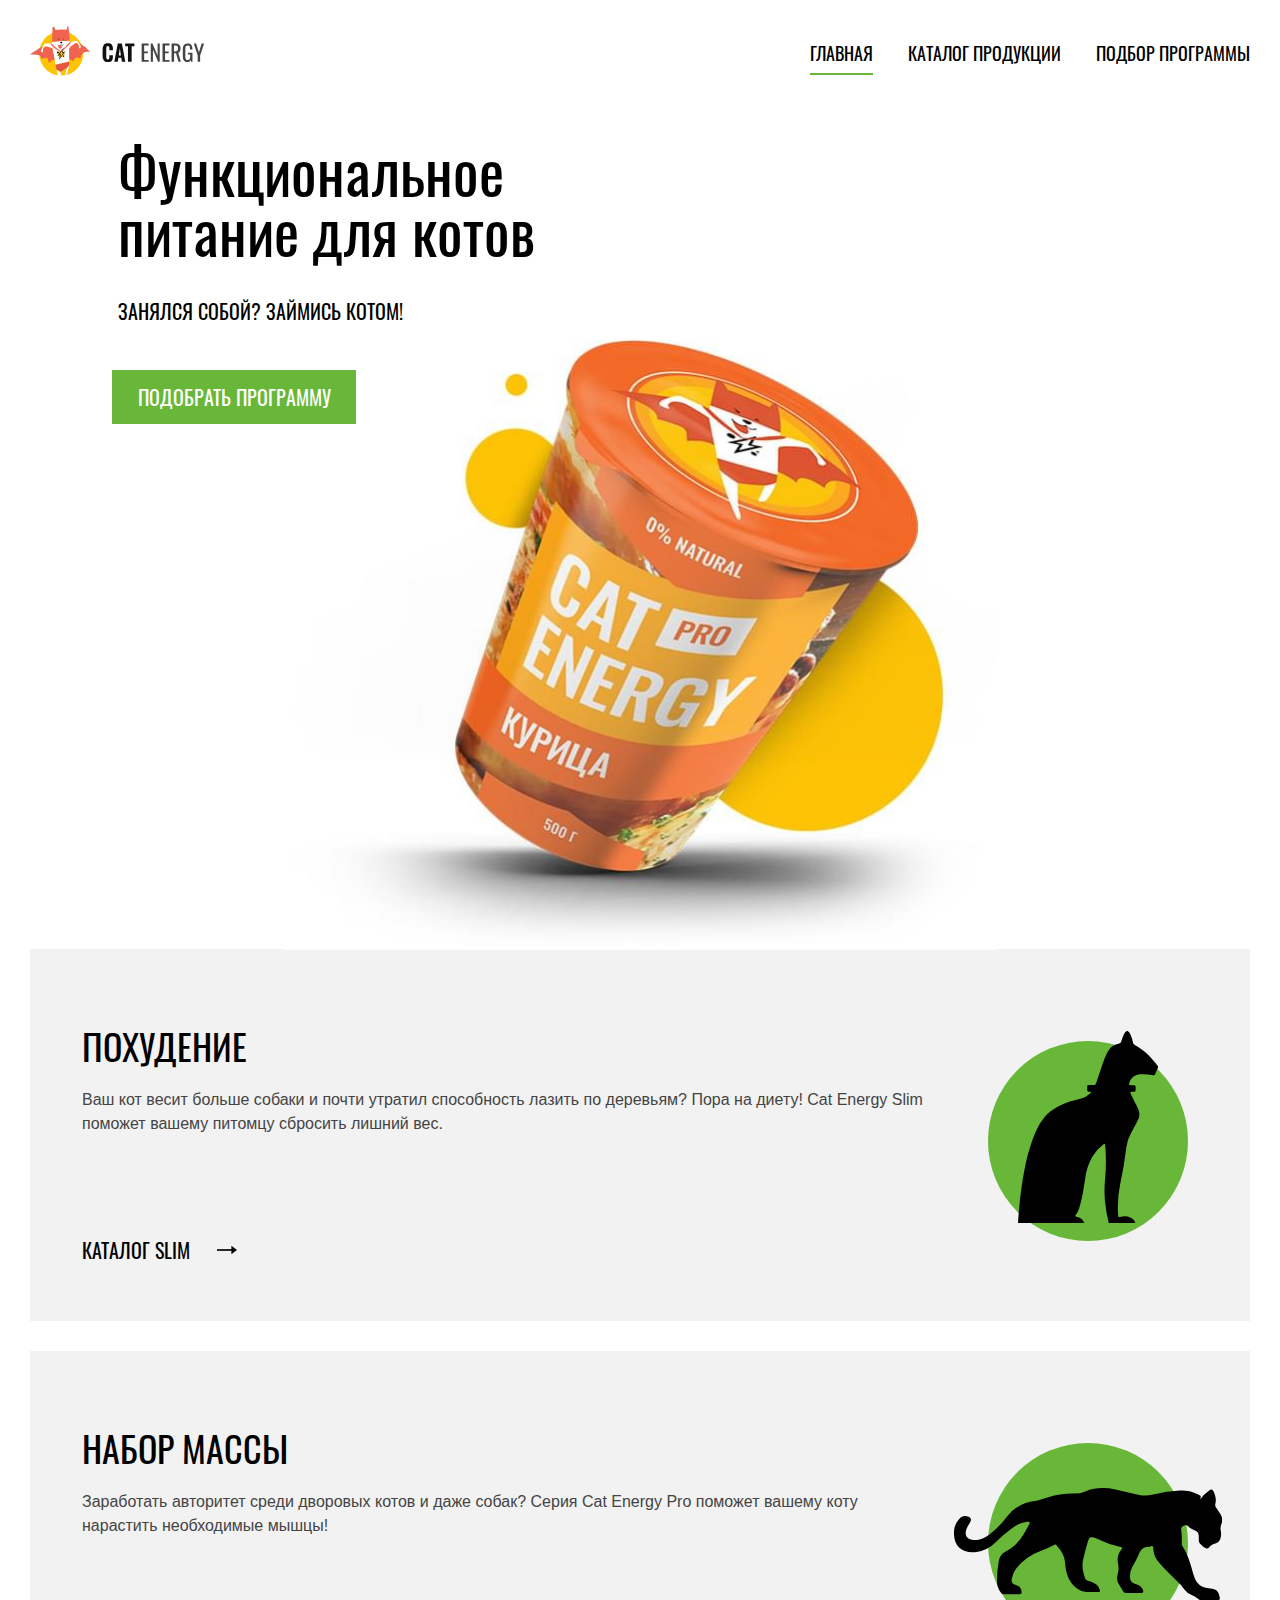
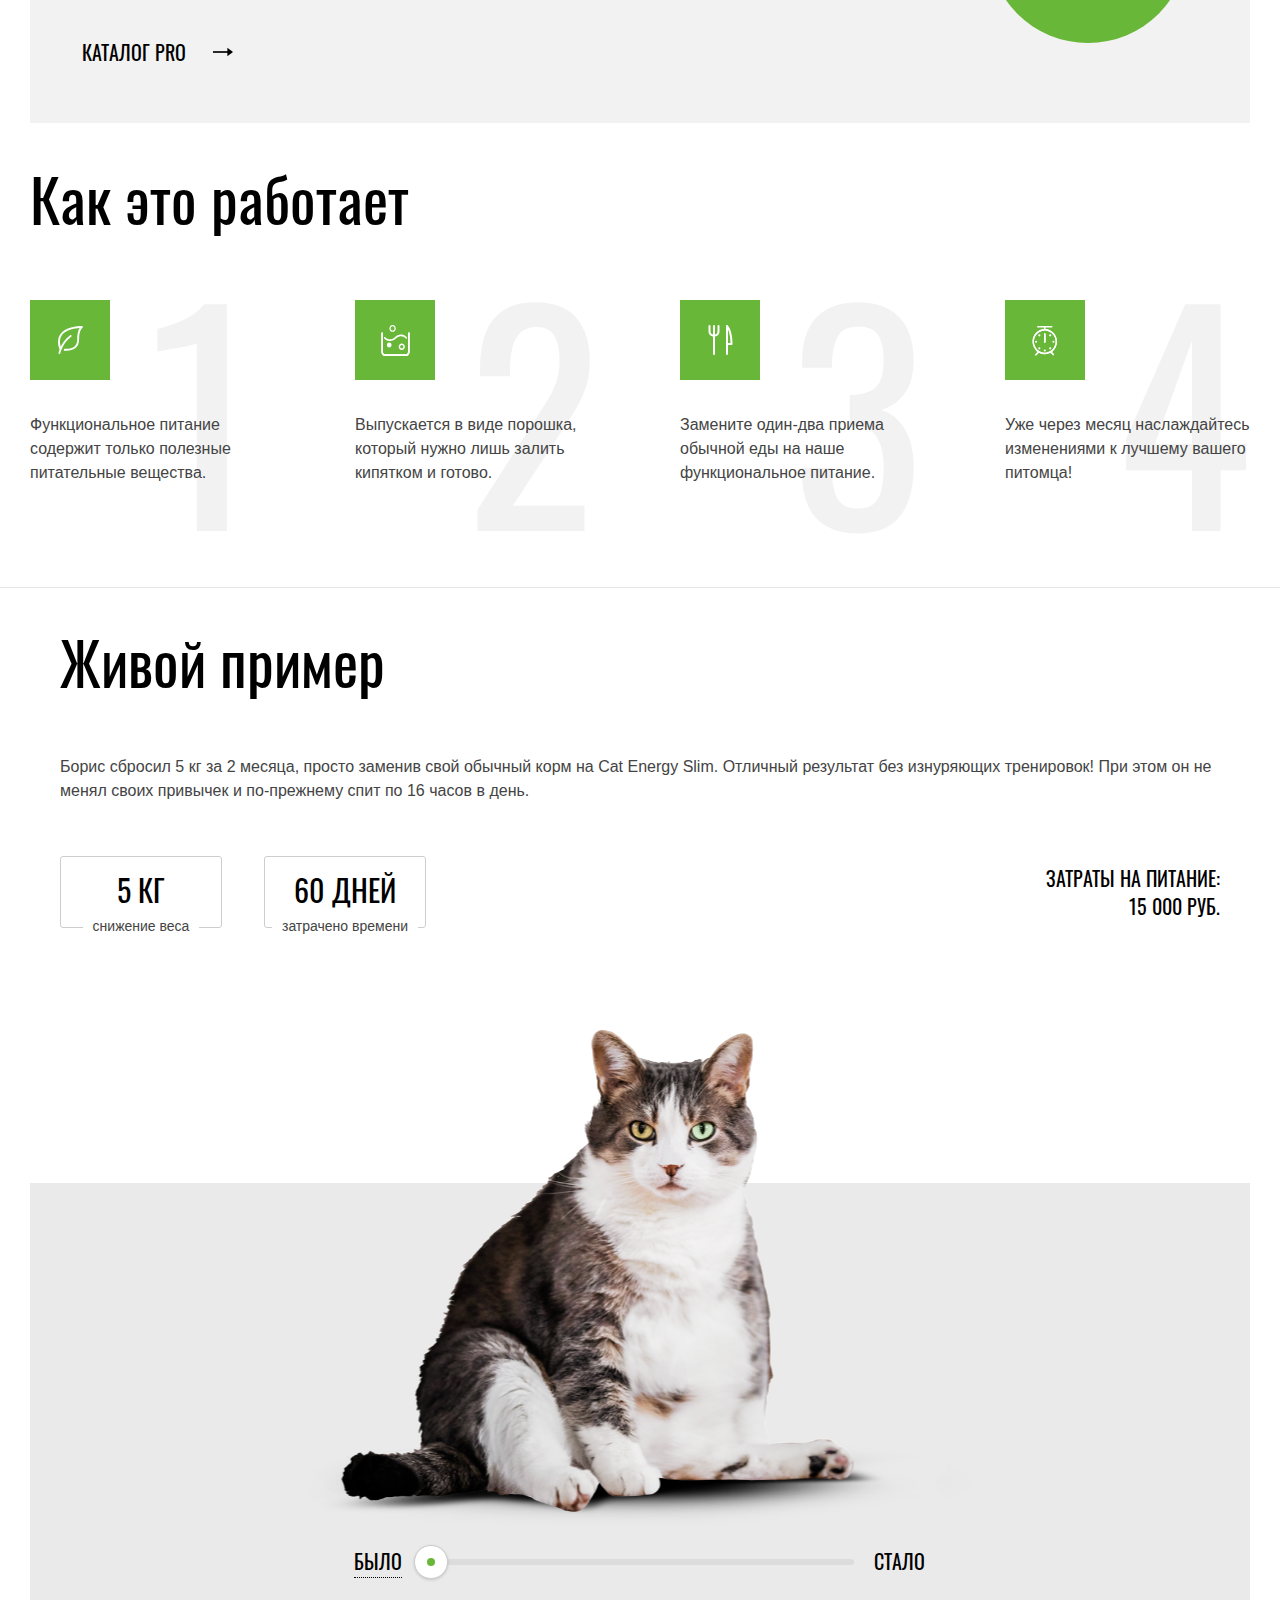
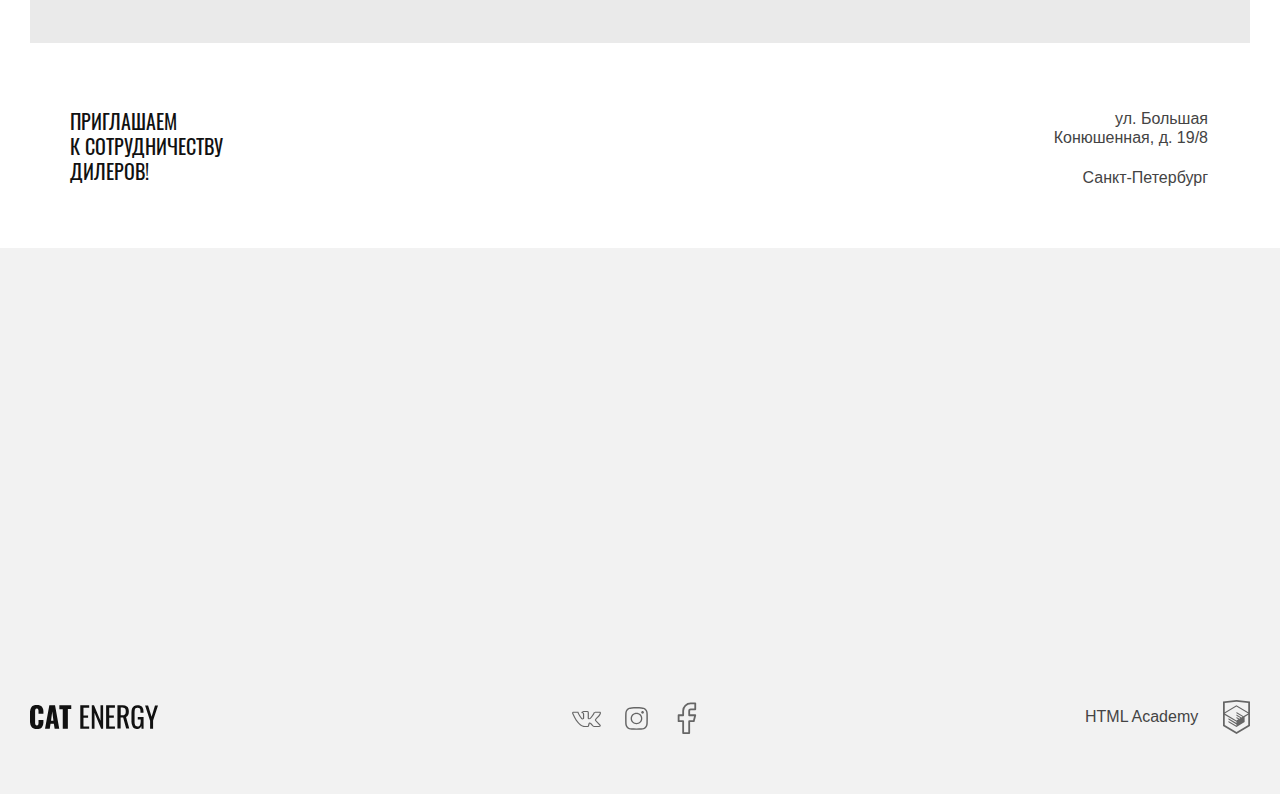
<file: index.html>
<!DOCTYPE html><html class="page" lang="ru"><head><meta charset="utf-8"><title>Кэт энерджи</title><meta name="viewport" content="width=device-width,initial-scale=1"><link rel="preload" href="fonts/oswaldregular.woff2" as="font"><link rel="stylesheet" href="css/style.min.css"></head><body class="page__body"><header class="header"><div class="container container--header"><a class="logo logo--header" href=""><picture><source media="(min-width: 1440px)" srcset="img/icons/logo-desktop.svg"><source media="(min-width: 768px)" srcset="img/icons/logo-tablet.svg"><img src="img/icons/logo.svg" width="191" height="37" alt="Кэт энерджи"></picture></a><nav class="nav nav--closed nav--nojs"><button class="nav__toggle" type="button"><span class="nav__toggle-item" aria-label="Открыть меню"></span></button><ul class="nav__list nav__list--index"><li class="nav__item"><a class="nav__link nav__link--active" href="">Главная</a></li><li class="nav__item"><a class="nav__link" href="catalog.html">Каталог продукции</a></li><li class="nav__item"><a class="nav__link" href="form.html">Подбор программы</a></li></ul></nav></div></header><main class="main"><section class="about"><div class="container"><div class="about__text"><h1 class="about__title">Функциональное<br>питание для котов</h1><h2 class="about__slogan">Занялся собой? Займись котом!</h2><a class="button about__button" href="form.html">Подобрать программу</a></div></div></section><section class="programs"><div class="container"><h2 class="visually-hidden">Программы для вашых питомцев</h2><div class="programs__item programs__item--slim"><div class="programs__item-container"><h3 class="programs__title">Похудение</h3><p class="programs__text">Ваш кот весит больше собаки и почти утратил способность лазить по деревьям? Пора на диету! Cat Energy Slim поможет вашему питомцу сбросить лишний вес.</p></div><a class="programs__button-text" href="#">Каталог slim <svg class="icon-arrow" width="24" height="10"><use xlink:href="img/icons/sprite.svg#arrow"></use></svg></a></div><div class="programs__item programs__item--pro"><div class="programs__item-container"><h3 class="programs__title">Набор массы</h3><p class="programs__text">Заработать авторитет среди дворовых котов и даже собак? Серия Cat Energy Pro поможет вашему коту нарастить необходимые мышцы!</p></div><a class="programs__button-text" href="#">Каталог pro <svg class="icon-arrow" width="24" height="10"><use xlink:href="img/icons/sprite.svg#arrow"></use></svg></a></div></div></section><section class="features"><div class="container"><h2 class="title title--index">Как это работает</h2><ul class="features__list"><li class="features__item features__item--leaf">Функциональное питание содержит только полезные питательные вещества.</li><li class="features__item features__item--tub">Выпускается в виде порошка, который нужно лишь залить кипятком и готово.</li><li class="features__item features__item--eat">Замените один-два приема обычной еды на наше функциональное питание.</li><li class="features__item features__item--alarm">Уже через месяц наслаждайтесь изменениями к лучшему вашего питомца!</li></ul></div></section><section class="info"><div class="container"><div class="info__container"><h2 class="title title--index">Живой пример</h2><p class="info__text">Борис сбросил 5 кг за 2 месяца, просто заменив свой обычный корм на Cat Energy Slim. Отличный результат без изнуряющих тренировок! При этом он не менял своих привычек и по-прежнему спит по 16 часов в день.</p><div class="info__stats"><dl class="info__result"><div class="info__result-box"><dt class="info__result-title">снижение веса</dt><dd class="info__result-description">5 кг</dd></div><div class="info__result-box"><dt class="info__result-title info__result-title--large">затрачено времени</dt><dd class="info__result-description">60 дней</dd></div></dl><p class="info__cost">Затраты на питание: <span class="info__cost-whitespace">15 000 руб.</span></p></div></div><div class="slider"><input id="btn-1" class="slider__radio-before visually-hidden" type="radio" name="toggle" checked=""> <input id="btn-2" class="slider__radio-after visually-hidden" type="radio" name="toggle"><div class="slider__inner"><picture><source media="(min-width: 768px)" srcset="img/slider/before-tablet.png, img/slider/before-tablet@2x.png 2x"><img class="slider__img slider__img--before" src="img/slider/cat-before.png" srcset="img/slider/cat-before@2x.png 2x" width="311" height="232" loading="lazy" alt="Толстый кот"></picture><picture><source media="(min-width: 768px)" srcset="img/slider/after-tablet.png, img/slider/after-tablet@2x.png 2x"><img class="slider__img slider__img--after" src="img/slider/cat-after.png" srcset="img/slider/cat-after@2x.png 2x" width="251" height="240" loading="lazy" alt="Худой кот"></picture></div><div class="slider__controls"><label for="btn-1" class="slider__button slider__button--before">Было</label><div class="slider__range"><div class="slider__bar"></div></div><label for="btn-2" class="slider__button slider__button--after">Стало</label></div></div></div></section></main><footer class="footer"><section class="address"><h2 class="visually-hidden">Где нас можно найти</h2><h3 class="address__title">приглашаем<br>к сотрудничеству дилеров!</h3><p class="address__text">ул. Большая Конюшенная, д. 19/8 <span class="address__text-breakline">Санкт-Петербург</span></p></section><section class="map"><h2 class="visually-hidden">Как до нас добраться карта</h2><iframe src="https://www.google.com/maps/embed?pb=!1m18!1m12!1m3!1d1998.6037999040354!2d30.322010416394033!3d59.938716271971415!2m3!1f0!2f0!3f0!3m2!1i1024!2i768!4f13.1!3m3!1m2!1s0x4696310fca5ba729%3A0xea9c53d4493c879f!2sBolshaya+Konyushennaya+ul.%2C+19%2C+Sankt-Peterburg%2C+Russia%2C+191186!5e0!3m2!1sen!2s!4v1441888483426" width="320" height="360" allowfullscreen title="Офис компании по адресу ул. Большая Конюшенная 19/8, Санкт-Петербург"></iframe></section><section class="footer-contacts"><div class="container"><h2 class="visually-hidden">Наши контакты</h2><a class="logo logo--footer" href=""><img src="img/icons/logo-text.svg" width="128" height="24" alt="Кэт энерджи"></a><div class="social"><a class="social__link social__vkontakte" href="https://www.vk.com" aria-label="Вконтакте"><svg class="social__icon-vkontakte" width="23" height="16"><use xlink:href="img/icons/sprite.svg#vkontakte"></use></svg> </a><a class="social__link social__instagram" href="https://www.instagram.com" aria-label="Инстаграм"><svg class="social__icon-instagram" width="16" height="16"><use xlink:href="img/icons/sprite.svg#instagram"></use></svg> </a><a class="social__link social__facebook" href="https://www.facebook.com" aria-label="Фейсбук"><svg class="social__icon-facebook" width="22" height="22"><use xlink:href="img/icons/sprite.svg#facebook"></use></svg></a></div><div class="copyright"><a class="copyright__link" href="https://htmlacademy.ru/intensive/adaptive">HTML Academy <svg class="copyright__icon-academy" width="27" height="34"><use xlink:href="img/icons/sprite.svg#academy"></use></svg></a></div></div></section></footer><script src="js/app.min.js"></script></body></html>
</file>
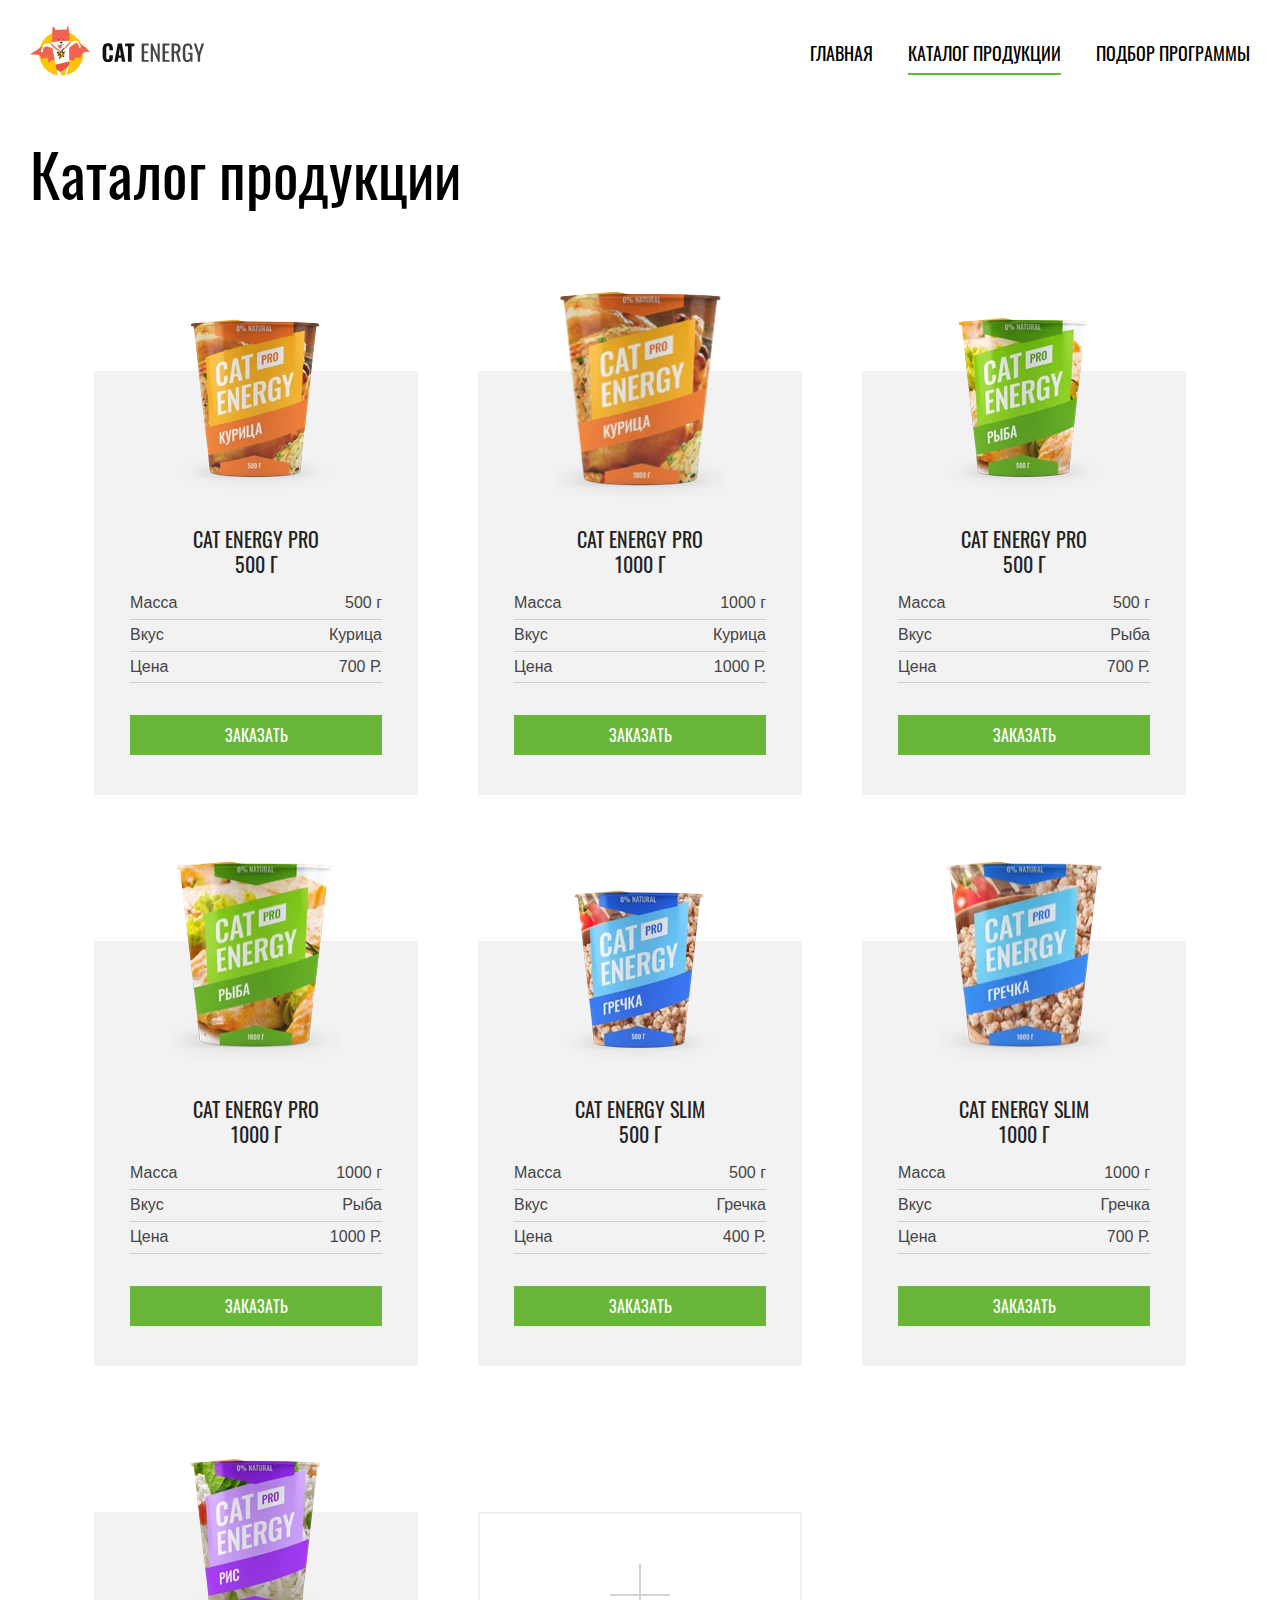
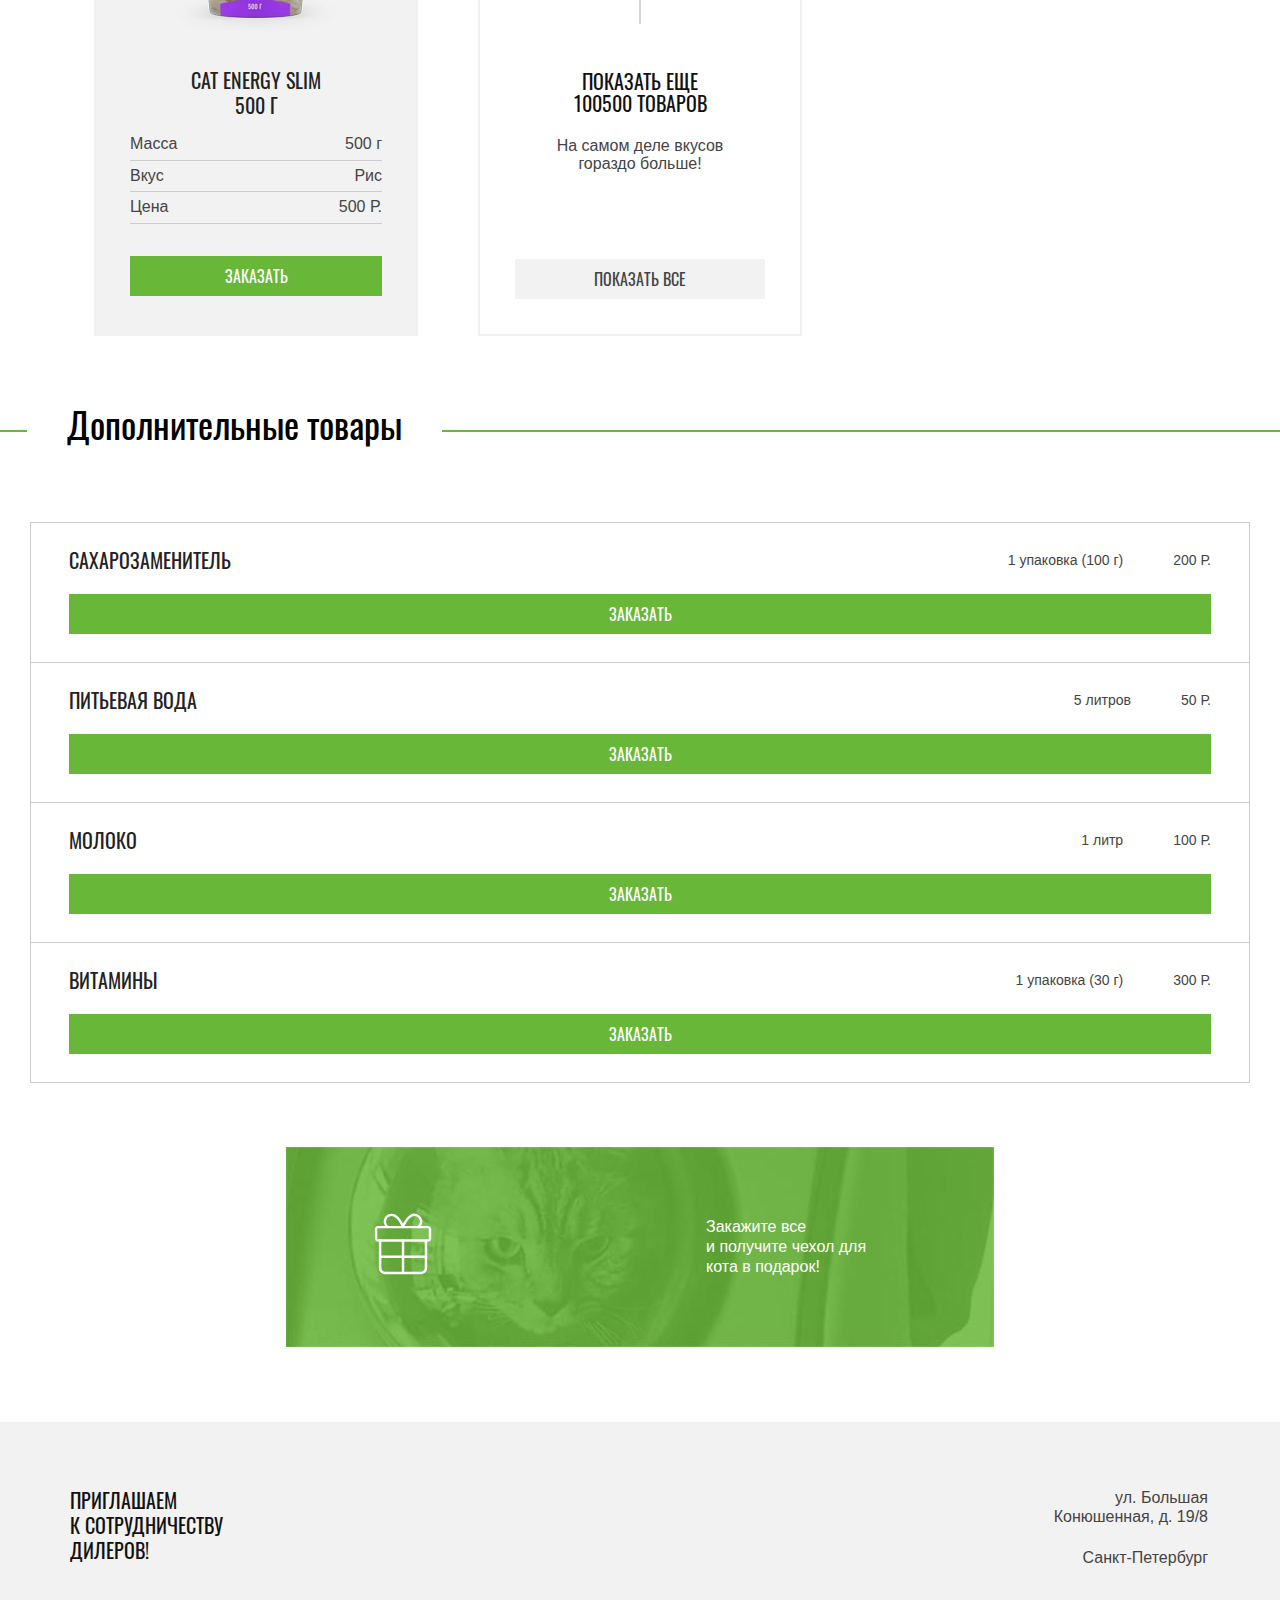
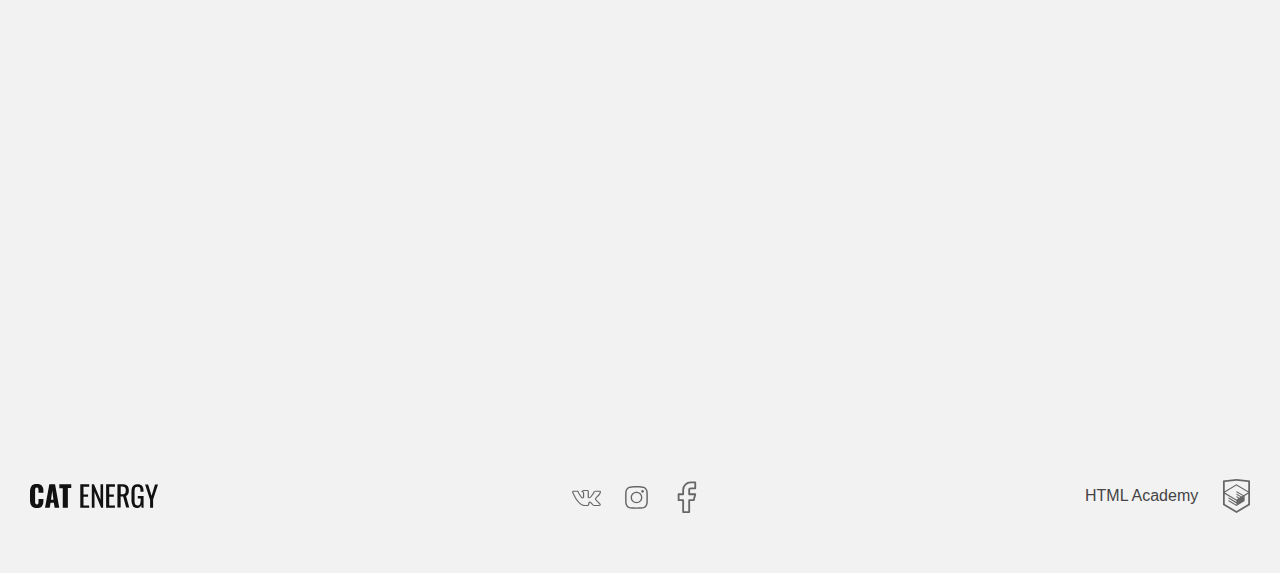
<file: catalog.html>
<!DOCTYPE html><html class="page" lang="ru"><head><meta charset="UTF-8"><meta name="viewport" content="width=device-width,initial-scale=1"><title>Каталог</title><link rel="preload" href="fonts/oswaldregular.woff2" as="font"><link rel="stylesheet" href="css/style.min.css"></head><body class="page__body"><header class="header"><div class="container container--header"><a class="logo logo--header" href="index.html"><picture><source media="(min-width: 1440px)" srcset="img/icons/logo-desktop.svg"><source media="(min-width: 768px)" srcset="img/icons/logo-tablet.svg"><img src="img/icons/logo.svg" width="191" height="37" alt="Кэт энерджи"></picture></a><nav class="nav nav--closed nav--nojs"><button class="nav__toggle" type="button"><span class="nav__toggle-item" aria-label="Открыть меню"></span></button><ul class="nav__list"><li class="nav__item"><a class="nav__link" href="index.html">Главная</a></li><li class="nav__item"><a class="nav__link nav__link--active" href="">Каталог продукции</a></li><li class="nav__item"><a class="nav__link" href="form.html">Подбор программы</a></li></ul></nav></div></header><main class="main"><section class="catalog"><div class="container container--catalog"><h1 class="catalog__large-title">Каталог продукции</h1><ul class="catalog__list"><li class="catalog__item"><div class="catalog__item-flex"><a class="catalog__img" href="#"><picture><source type="image/webp" media="(min-width: 768px)" srcset="img/catalog/tablet/chicken-500.webp, img/catalog/tablet/chicken-500@2x.webp 2x"><source type="image/webp" srcset="img/catalog/mobile/chicken-500.webp, img/catalog/mobile/chicken-500@2x.webp 2x"><source media="(min-width: 768px)" srcset="img/catalog/tablet/chicken-500.png, img/catalog/tablet/chicken-500@2x.png 2x"><img src="img/catalog/mobile/chicken-500.png" srcset="img/catalog/mobile/chicken-500@2x.png 2x" alt="Cat Energy PRO 500г"></picture></a><div class="catalog__content"><a class="catalog__title" href="#">Cat Energy PRO 500 г</a><dl class="catalog__description"><dt class="catalog__description-title">Масса</dt><dd class="catalog__description-text">500 г</dd><dt class="catalog__description-title">Вкус</dt><dd class="catalog__description-text">Курица</dd><dt class="catalog__description-title">Цена</dt><dd class="catalog__description-text">700 Р.</dd></dl></div></div><a class="button" href="#">Заказать</a></li><li class="catalog__item"><div class="catalog__item-flex"><a class="catalog__img" href="#"><picture><source type="image/webp" media="(min-width: 768px)" srcset="img/catalog/tablet/chicken-1000.webp, img/catalog/tablet/chicken-1000@2x.webp 2x"><source type="image/webp" srcset="img/catalog/mobile/chicken-1000.webp, img/catalog/mobile/chicken-1000@2x.webp 2x"><source media="(min-width: 768px)" srcset="img/catalog/tablet/chicken-1000.png, img/catalog/tablet/chicken-1000@2x.png 2x"><img src="img/catalog/mobile/chicken-1000.png" srcset="img/catalog/mobile/chicken-1000@2x.png 2x" alt="Cat Energy PRO 1000г"></picture></a><div class="catalog__content"><a class="catalog__title" href="#">Cat Energy PRO 1000 г</a><dl class="catalog__description"><dt class="catalog__description-title">Масса</dt><dd class="catalog__description-text">1000 г</dd><dt class="catalog__description-title">Вкус</dt><dd class="catalog__description-text">Курица</dd><dt class="catalog__description-title">Цена</dt><dd class="catalog__description-text">1000 Р.</dd></dl></div></div><a class="button" href="#">Заказать</a></li><li class="catalog__item"><div class="catalog__item-flex"><a class="catalog__img" href="#"><picture><source type="image/webp" media="(min-width: 768px)" srcset="img/catalog/tablet/fish-500.webp, img/catalog/tablet/fish-500@2x.webp 2x"><source type="image/webp" srcset="img/catalog/mobile/fish-500.webp, img/catalog/mobile/fish-500@2x.webp 2x"><source media="(min-width: 768px)" srcset="img/catalog/tablet/fish-500.png, img/catalog/tablet/fish-500@2x.png 2x"><img src="img/catalog/mobile/fish-500.png" srcset="img/catalog/mobile/fish-500@2x.png 2x" alt="Cat Energy PRO 500г"></picture></a><div class="catalog__content"><a class="catalog__title" href="#">Cat Energy PRO 500 г</a><dl class="catalog__description"><dt class="catalog__description-title">Масса</dt><dd class="catalog__description-text">500 г</dd><dt class="catalog__description-title">Вкус</dt><dd class="catalog__description-text">Рыба</dd><dt class="catalog__description-title">Цена</dt><dd class="catalog__description-text">700 Р.</dd></dl></div></div><a class="button" href="#">Заказать</a></li><li class="catalog__item"><div class="catalog__item-flex"><a class="catalog__img" href="#"><picture><source type="image/webp" media="(min-width: 768px)" srcset="img/catalog/tablet/fish-1000.webp, img/catalog/tablet/fish-1000@2x.webp 2x"><source type="image/webp" srcset="img/catalog/mobile/fish-1000.webp, img/catalog/mobile/fish-1000@2x.webp 2x"><source media="(min-width: 768px)" srcset="img/catalog/tablet/fish-1000.png, img/catalog/tablet/fish-1000@2x.png 2x"><img src="img/catalog/mobile/fish-1000.png" srcset="img/catalog/mobile/fish-1000@2x.png 2x" alt="Cat Energy PRO 1000г"></picture></a><div class="catalog__content"><a class="catalog__title" href="#">Cat Energy PRO 1000 г</a><dl class="catalog__description"><dt class="catalog__description-title">Масса</dt><dd class="catalog__description-text">1000 г</dd><dt class="catalog__description-title">Вкус</dt><dd class="catalog__description-text">Рыба</dd><dt class="catalog__description-title">Цена</dt><dd class="catalog__description-text">1000 Р.</dd></dl></div></div><a class="button" href="#">Заказать</a></li><li class="catalog__item"><div class="catalog__item-flex"><a class="catalog__img" href="#"><picture><source type="image/webp" media="(min-width: 768px)" srcset="img/catalog/tablet/buckwheat-500.webp, img/catalog/tablet/buckwheat-500@2x.webp 2x"><source type="image/webp" srcset="img/catalog/mobile/buckwheat-500.webp, img/catalog/mobile/buckwheat-500@2x.webp 2x"><source media="(min-width: 768px)" srcset="img/catalog/tablet/buckwheat-500.png, img/catalog/tablet/buckwheat-500@2x.png 2x"><img src="img/catalog/mobile/buckwheat-500.png" srcset="img/catalog/mobile/buckwheat-500@2x.png 2x" alt="Cat Energy slim 500г"></picture></a><div class="catalog__content"><a class="catalog__title" href="#">Cat Energy slim 500 г</a><dl class="catalog__description"><dt class="catalog__description-title">Масса</dt><dd class="catalog__description-text">500 г</dd><dt class="catalog__description-title">Вкус</dt><dd class="catalog__description-text">Гречка</dd><dt class="catalog__description-title">Цена</dt><dd class="catalog__description-text">400 Р.</dd></dl></div></div><a class="button" href="#">Заказать</a></li><li class="catalog__item"><div class="catalog__item-flex"><a class="catalog__img" href="#"><picture><source type="image/webp" media="(min-width: 768px)" srcset="img/catalog/tablet/buckwheat-1000.webp, img/catalog/tablet/buckwheat-1000@2x.webp 2x"><source type="image/webp" srcset="img/catalog/mobile/buckwheat-1000.webp, img/catalog/mobile/buckwheat-1000@2x.webp 2x"><source media="(min-width: 768px)" srcset="img/catalog/tablet/buckwheat-1000.png, img/catalog/tablet/buckwheat-1000@2x.png 2x"><img src="img/catalog/mobile/buckwheat-1000.png" srcset="img/catalog/mobile/buckwheat-1000@2x.png 2x" alt="Cat Energy slim 1000г"></picture></a><div class="catalog__content"><a class="catalog__title" href="#">Cat Energy slim 1000 г</a><dl class="catalog__description"><dt class="catalog__description-title">Масса</dt><dd class="catalog__description-text">1000 г</dd><dt class="catalog__description-title">Вкус</dt><dd class="catalog__description-text">Гречка</dd><dt class="catalog__description-title">Цена</dt><dd class="catalog__description-text">700 Р.</dd></dl></div></div><a class="button" href="#">Заказать</a></li><li class="catalog__item"><div class="catalog__item-flex"><a class="catalog__img" href="#"><picture><source type="image/webp" media="(min-width: 768px)" srcset="img/catalog/tablet/rice-500.webp, img/catalog/tablet/rice-500@2x.webp 2x"><source type="image/webp" srcset="img/catalog/mobile/rice-500.webp, img/catalog/mobile/rice-500@2x.webp 2x"><source media="(min-width: 768px)" srcset="img/catalog/tablet/rice-500.png, img/catalog/tablet/rice-500@2x.png 2x"><img src="img/catalog/mobile/rice-500.png" srcset="img/catalog/mobile/rice-500@2x.png 2x" alt="Cat Energy slim 500г"></picture></a><div class="catalog__content"><a class="catalog__title" href="#">Cat Energy slim 500 г</a><dl class="catalog__description"><dt class="catalog__description-title">Масса</dt><dd class="catalog__description-text">500 г</dd><dt class="catalog__description-title">Вкус</dt><dd class="catalog__description-text">Рис</dd><dt class="catalog__description-title">Цена</dt><dd class="catalog__description-text">500 Р.</dd></dl></div></div><a class="button" href="#">Заказать</a></li><li class="catalog__item catalog__item--see-more"><h3 class="catalog__title catalog__title--see-more">Показать еще 100500 товаров</h3><p class="catalog__text">На самом деле вкусов гораздо больше!</p><a class="button button--secondary" href="#">Показать все</a></li></ul></div></section><section class="additional-goods"><div class="container"><h2 class="title"><span class="title__line">Дополнительные товары</span></h2><div class="additional-goods__box"><ul class="additional-goods__list"><li class="additional-goods__item"><div class="additional-goods__content"><h3 class="additional-goods__title-item">Сахарозаменитель</h3><dl class="additional-goods__description"><dt class="additional-goods__description-title">1 упаковка (100 г)</dt><dd class="additional-goods__description-text">200 Р.</dd></dl></div><a class="button" href="#">Заказать</a></li><li class="additional-goods__item"><div class="additional-goods__content"><h3 class="additional-goods__title-item">Питьевая вода</h3><dl class="additional-goods__description"><dt class="additional-goods__description-title">5 литров</dt><dd class="additional-goods__description-text">50 Р.</dd></dl></div><a class="button" href="#">Заказать</a></li><li class="additional-goods__item"><div class="additional-goods__content"><h3 class="additional-goods__title-item">Молоко</h3><dl class="additional-goods__description"><dt class="additional-goods__description-title">1 литр</dt><dd class="additional-goods__description-text">100 Р.</dd></dl></div><a class="button" href="#">Заказать</a></li><li class="additional-goods__item"><div class="additional-goods__content"><h3 class="additional-goods__title-item">Витамины</h3><dl class="additional-goods__description"><dt class="additional-goods__description-title">1 упаковка (30 г)</dt><dd class="additional-goods__description-text">300 Р.</dd></dl></div><a class="button" href="#">Заказать</a></li></ul><section class="gifts"><h2 class="visually-hidden">Раздел подарков</h2><div class="gifts__item"><p class="gifts__title">Закажите все<br>и получите чехол для кота в подарок!</p></div></section></div></div></section></main><footer class="footer"><section class="address address--background"><h2 class="visually-hidden">Где нас можно найти</h2><h3 class="address__title">приглашаем<br>к сотрудничеству дилеров!</h3><p class="address__text">ул. Большая Конюшенная, д. 19/8<br><span class="address__text-breakline">Санкт-Петербург</span></p></section><section class="map"><h2 class="visually-hidden">Как до нас добраться карта</h2><iframe src="https://www.google.com/maps/embed?pb=!1m18!1m12!1m3!1d1998.6037999040354!2d30.322010416394033!3d59.938716271971415!2m3!1f0!2f0!3f0!3m2!1i1024!2i768!4f13.1!3m3!1m2!1s0x4696310fca5ba729%3A0xea9c53d4493c879f!2sBolshaya+Konyushennaya+ul.%2C+19%2C+Sankt-Peterburg%2C+Russia%2C+191186!5e0!3m2!1sen!2s!4v1441888483426" width="320" height="360" allowfullscreen title="Офис компании по адресу ул. Большая Конюшенная 19/8, Санкт-Петербург"></iframe></section><section class="footer-contacts"><div class="container"><h2 class="visually-hidden">Наши контакты</h2><a class="logo logo--footer" href="index.html"><img src="img/icons/logo-text.svg" width="128" height="24" alt="Кэт энерджи"></a><div class="social"><a class="social__link social__vkontakte" href="https://vk.com" aria-label="Вконтакте"><svg class="social__icon-vkontakte" width="23" height="16"><use xlink:href="img/icons/sprite.svg#vkontakte"></use></svg> </a><a class="social__link social__instagram" href="https://www.instagram.com" aria-label="Инстаграм"><svg class="social__icon-instagram" width="16" height="16"><use xlink:href="img/icons/sprite.svg#instagram"></use></svg> </a><a class="social__link social__facebook" href="https://www.facebook.com" aria-label="Фейсбук"><svg class="social__icon-facebook" width="22" height="22"><use xlink:href="img/icons/sprite.svg#facebook"></use></svg></a></div><div class="copyright"><a class="copyright__link" href="https://htmlacademy.ru/intensive/adaptive">HTML Academy <svg class="copyright__icon-academy" width="27" height="34"><use xlink:href="img/icons/sprite.svg#academy"></use></svg></a></div></div></section></footer><script src="js/app.min.js"></script></body></html>
</file>
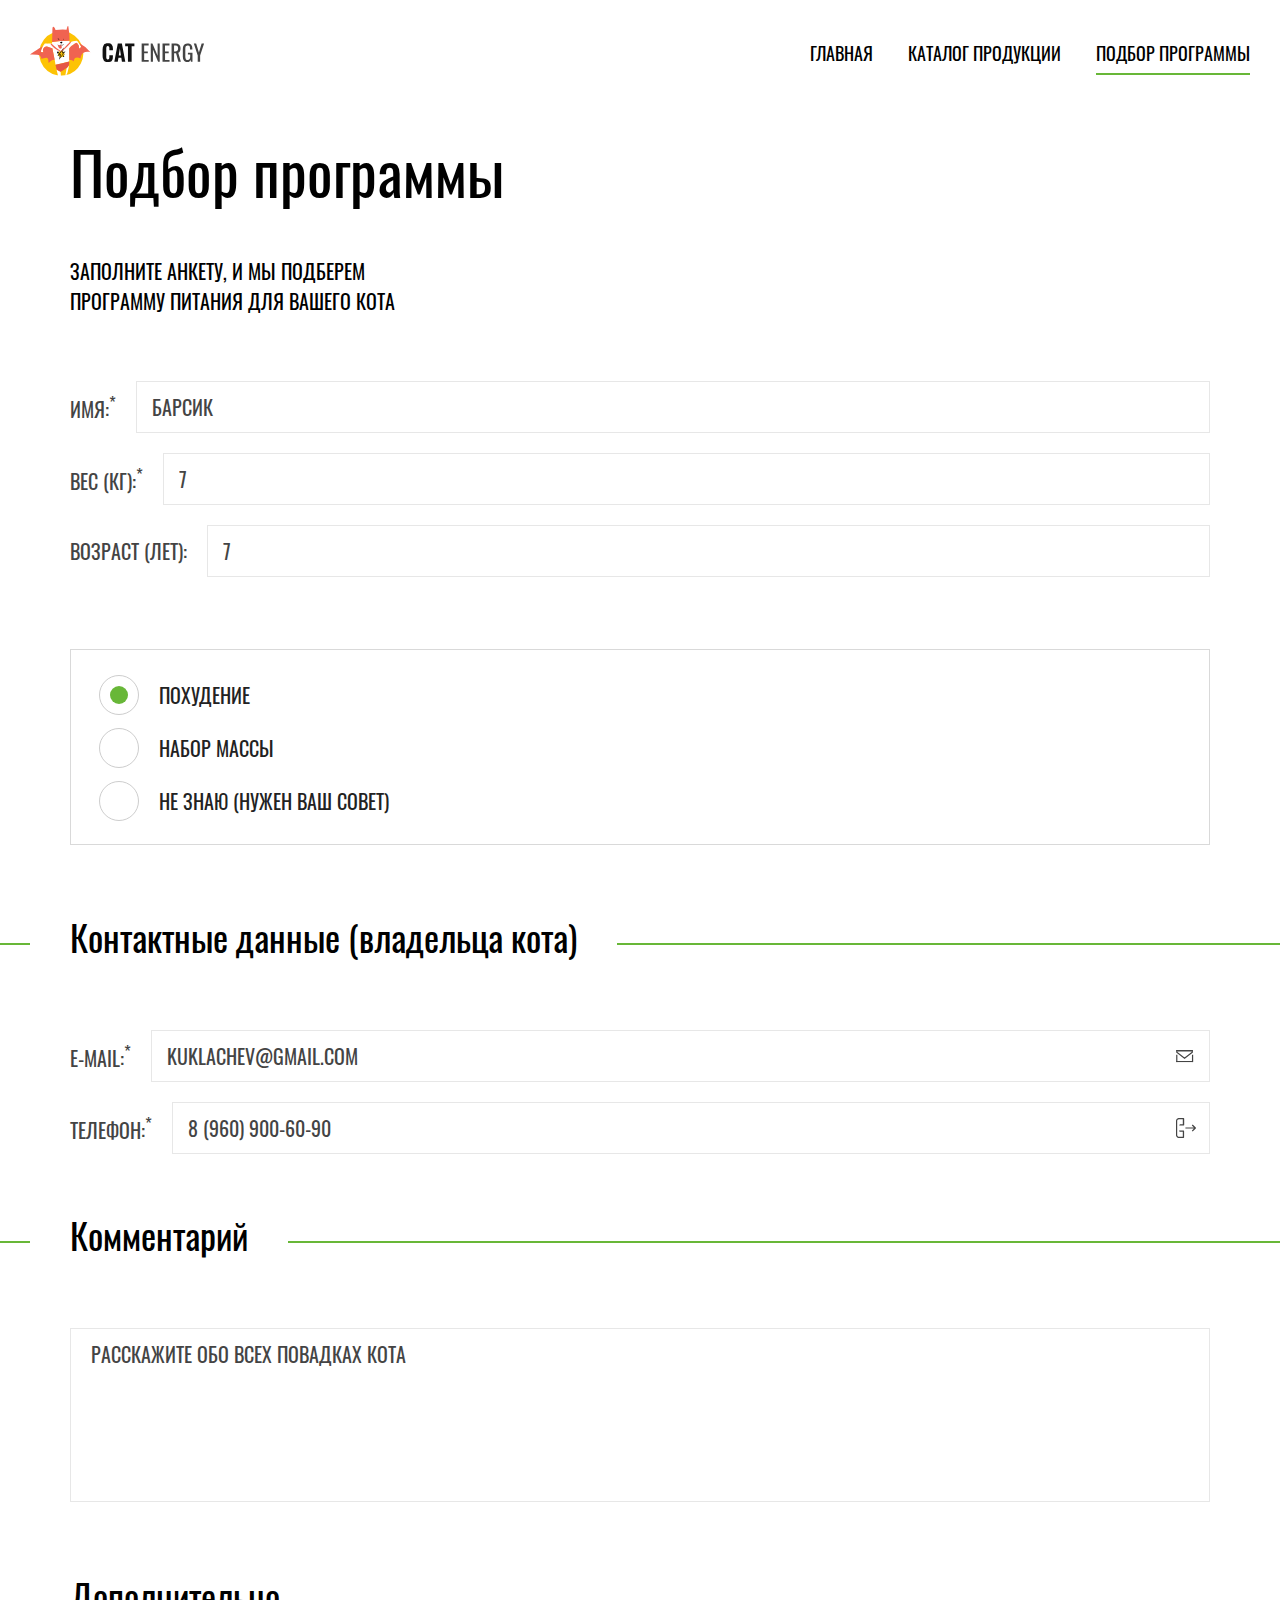
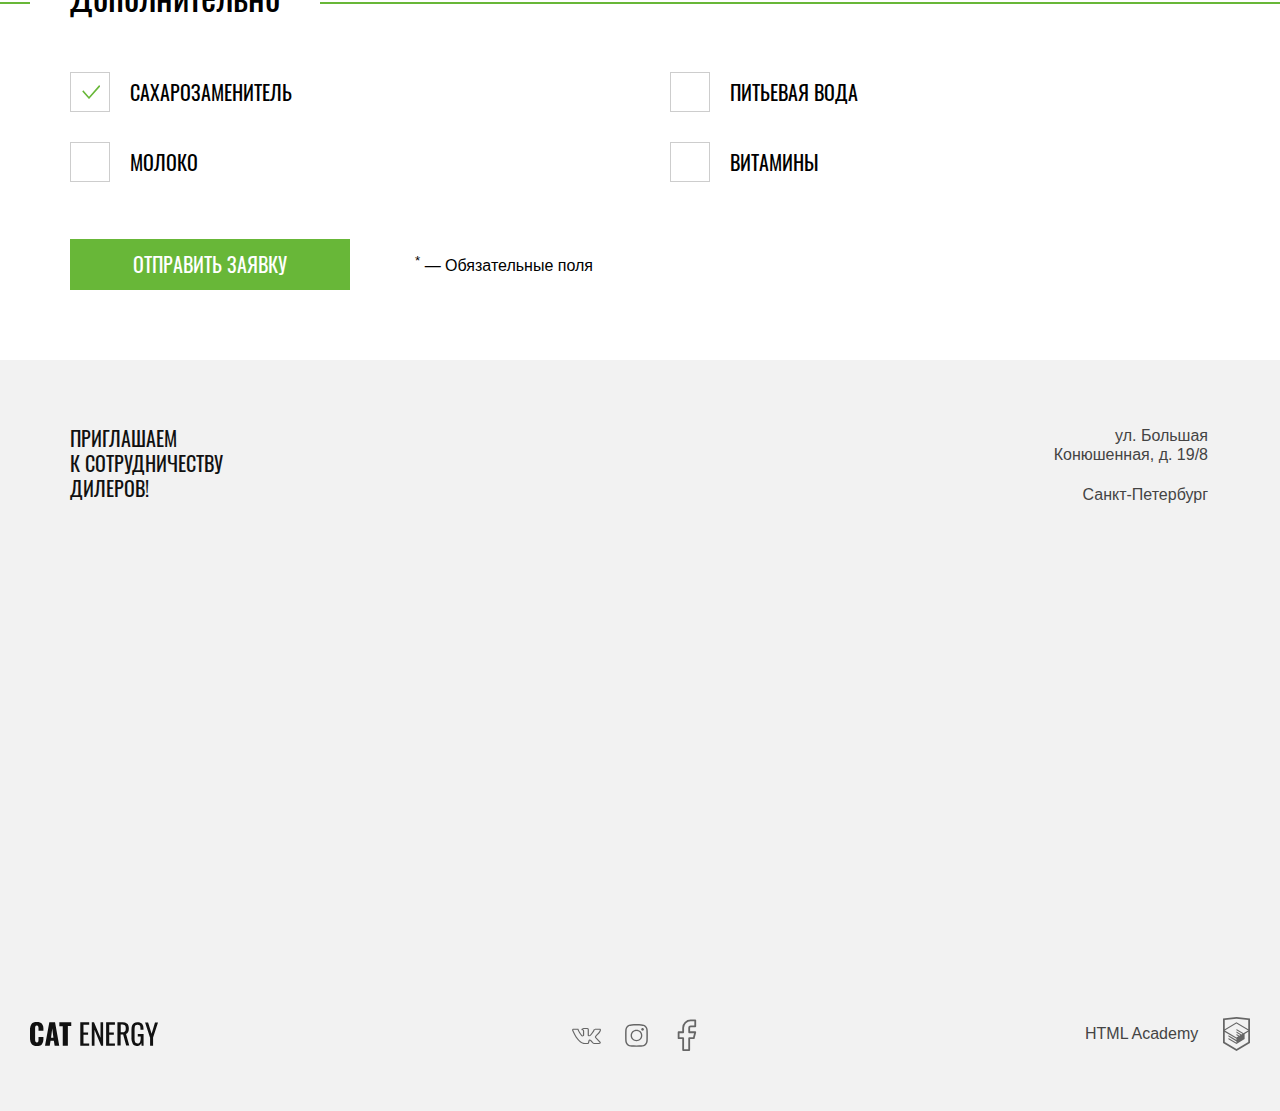
<file: form.html>
<!DOCTYPE html><html class="page" lang="ru"><head><meta charset="UTF-8"><meta name="viewport" content="width=device-width,initial-scale=1"><title>Форма</title><link rel="preload" href="fonts/oswaldregular.woff2" as="font"><link rel="stylesheet" href="css/style.min.css"></head><body class="page__body"><header class="header"><div class="container container--header"><a class="logo logo--header" href="index.html"><picture><source media="(min-width: 1440px)" srcset="img/icons/logo-desktop.svg"><source media="(min-width: 768px)" srcset="img/icons/logo-tablet.svg"><img src="img/icons/logo.svg" width="191" height="37" alt="Кэт энерджи"></picture></a><nav class="nav nav--closed nav--nojs"><button class="nav__toggle" type="button"><span class="nav__toggle-item" aria-label="Открыть меню"></span></button><ul class="nav__list"><li class="nav__item"><a class="nav__link" href="index.html">Главная</a></li><li class="nav__item"><a class="nav__link" href="catalog.html">Каталог продукции</a></li><li class="nav__item"><a class="nav__link nav__link--active" href="">Подбор программы</a></li></ul></nav></div></header><main class="main"><h1 class="visually-hidden">Кэт энерджи - интернет-магазин функционального питания для котов</h1><section class="questionnaire"><div class="container container--questionnaire"><div class="questionnaire__preview"><h2 class="questionnaire__title">Подбор программы</h2><p class="questionnaire__text">Заполните анкету, и мы подберем<br>программу питания для вашего кота</p></div><form class="form" action="https://echo.htmlacademy.ru"><div class="form__container"><fieldset class="form__group"><div class="form__box"><label class="form__label" for="name">Имя:<sup>*</sup></label> <input id="name" class="form__input" type="text" name="name" placeholder="барсик"></div><div class="form__box"><label class="form__label" for="weight">Вес (кг):<sup>*</sup></label> <input id="weight" class="form__input form__input--number" type="number" name="weight" placeholder="7"></div><div class="form__box"><label class="form__label" for="age">Возраст (лет):</label> <input id="age" class="form__input form__input--number" type="number" name="age" placeholder="7"></div></fieldset><fieldset class="form__group form__group--border"><ul class="form__list form__list--radio"><li class="form__option"><input id="slimming" class="form__input-radio form__option-input visually-hidden" type="radio" name="program-group" checked="checked"> <label class="form__label" for="slimming">Похудение</label></li><li class="form__option"><input id="weight-gain" class="form__input-radio form__option-input visually-hidden" type="radio" name="program-group"> <label class="form__label" for="weight-gain">Набор массы</label></li><li class="form__option"><input id="advice" class="form__input-radio form__option-input visually-hidden" type="radio" name="program-group"> <label class="form__label" for="advice">Не знаю (Нужен ваш совет)</label></li></ul></fieldset></div><fieldset class="form__group"><legend class="title form__title"><span class="title__line">Контактные данные (владельца кота)</span></legend><div class="form__container"><div class="form__box form__box--margin"><label class="form__label" for="email">E-mail:<sup>*</sup></label><div class="form__input-field"><input id="email" class="form__input form__input--email" type="email" name="email" placeholder="kuklachev@gmail.com" required=""> <svg class="form__icon form__icon--email" width="18" height="13"><use xlink:href="img/icons/sprite.svg#mail"></use></svg></div></div><div class="form__box"><label class="form__label" for="phone">Телефон:<sup>*</sup></label><div class="form__input-field"><input id="phone" class="form__input form__input--phone" type="tel" name="phone" placeholder="8 (960) 900-60-90" required=""> <svg class="form__icon form__icon--phone" width="20" height="20"><use xlink:href="img/icons/sprite.svg#phone"></use></svg></div></div></div></fieldset><fieldset class="form__group"><legend class="title form__title"><span class="title__line">Комментарий</span></legend><textarea class="form__input form__message" name="message" placeholder="Расскажите обо всех повадках кота"></textarea></fieldset><fieldset class="form__group form__group--margin"><legend class="title form__title"><span class="title__line">Дополнительно</span></legend><ul class="form__list form__list--checkbox"><li class="form__option"><input id="sweetener" class="form__input-checkbox form__option-input visually-hidden" type="checkbox" name="sweetener" checked="checked"> <label class="form__label" for="sweetener">Cахарозаменитель</label></li><li class="form__option"><input id="water" class="form__input-checkbox form__option-input visually-hidden" type="checkbox" name="water"> <label class="form__label" for="water">Питьевая вода</label></li><li class="form__option"><input id="milk" class="form__input-checkbox form__option-input visually-hidden" type="checkbox" name="milk"> <label class="form__label" for="milk">Mолоко</label></li><li class="form__option"><input id="vitamins" class="form__input-checkbox form__option-input visually-hidden" type="checkbox" name="vitamins"> <label class="form__label" for="vitamins">Витамины</label></li></ul></fieldset><div class="form__footer"><input class="button button--form" type="submit" value="отправить заявку"><p class="form__help"><sup>*</sup> — Обязательные поля</p></div></form></div></section></main><footer class="footer"><section class="address address--background"><h2 class="visually-hidden">Где нас можно найти</h2><h3 class="address__title">приглашаем<br>к сотрудничеству дилеров!</h3><p class="address__text">ул. Большая Конюшенная, д. 19/8<br><span class="address__text-breakline">Санкт-Петербург</span></p></section><section class="map"><h2 class="visually-hidden">Как до нас добраться карта</h2><iframe src="https://www.google.com/maps/embed?pb=!1m18!1m12!1m3!1d1998.6037999040354!2d30.322010416394033!3d59.938716271971415!2m3!1f0!2f0!3f0!3m2!1i1024!2i768!4f13.1!3m3!1m2!1s0x4696310fca5ba729%3A0xea9c53d4493c879f!2sBolshaya+Konyushennaya+ul.%2C+19%2C+Sankt-Peterburg%2C+Russia%2C+191186!5e0!3m2!1sen!2s!4v1441888483426" width="320" height="360" allowfullscreen title="Офис компании по адресу ул. Большая Конюшенная 19/8, Санкт-Петербург"></iframe></section><section class="footer-contacts"><div class="container"><h2 class="visually-hidden">Наши контакты</h2><a class="logo logo--footer" href="index.html"><img src="img/icons/logo-text.svg" width="128" height="24" alt="Кэт энерджи"></a><div class="social"><a class="social__link social__vkontakte" href="https://vk.com" aria-label="Вконтакте"><svg class="social__icon-vkontakte" width="23" height="16"><use xlink:href="img/icons/sprite.svg#vkontakte"></use></svg> </a><a class="social__link social__instagram" href="https://www.instagram.com" aria-label="Инстаграм"><svg class="social__icon-instagram" width="16" height="16"><use xlink:href="img/icons/sprite.svg#instagram"></use></svg> </a><a class="social__link social__facebook" href="https://www.facebook.com" aria-label="Фейсбук"><svg class="social__icon-facebook" width="22" height="22"><use xlink:href="img/icons/sprite.svg#facebook"></use></svg></a></div><div class="copyright"><a class="copyright__link" href="https://htmlacademy.ru/intensive/adaptive">HTML Academy <svg class="copyright__icon-academy" width="27" height="34"><use xlink:href="img/icons/sprite.svg#academy"></use></svg></a></div></div></section></footer><script src="js/app.min.js"></script></body></html>
</file>
<file: css/style.min.css>
@font-face{font-family:"Oswald";src:url(../fonts/oswaldregular.woff2) format("woff2"),url(../fonts/oswaldregular.woff) format("woff");font-weight:400;font-style:normal;font-display:swap}@font-face{font-family:"Oswald";src:url(../fonts/oswaldmedium.woff2) format("woff2"),url(../fonts/oswaldmedium.woff) format("woff");font-weight:500;font-style:normal;font-display:swap}.reset-ul{list-style:none;margin-top:0;margin-bottom:0;padding:0}.page{font-family:"Oswald","Verdana",sans-serif;font-size:14px;line-height:18px;height:100%}.page__body{display:grid;grid-template-rows:-webkit-min-content 1fr -webkit-min-content;grid-template-rows:min-content 1fr min-content;align-content:start;color:#444;min-height:100%;margin:0;background-color:#fff}img{max-width:100%;height:auto}.container{max-width:1220px;margin:0 auto}@media (min-width:768px){.container--header{display:flex;justify-content:space-between;align-items:center;padding:24px 30px}}@media (min-width:1440px){.container--header{padding-top:52px}}@media (min-width:768px){.container--questionnaire{padding:0 70px}.container--catalog{padding:0 30px}}.visually-hidden{position:absolute;width:1px;height:1px;margin:-1px;border:0;padding:0;white-space:nowrap;-webkit-clip-path:inset(100%);clip-path:inset(100%);clip:rect(0 0 0 0);overflow:hidden}.title{display:inline-block;color:#000;font-size:24px;line-height:1.1;font-weight:400;background-color:#fff}.title--index{font-size:36px;background-color:inherit}@media (min-width:768px){.title{font-size:36px;line-height:1}.title--index{font-size:60px;line-height:1}}.title__line{position:relative;padding-right:23px}.title__line::after,.title__line::before{content:"";width:100vw;height:2px;background-color:#68b738;position:absolute;top:20px;left:0;z-index:-1}@media (min-width:768px){.title__line{display:inline-block;margin-left:-40px;padding-left:40px;padding-right:40px;background-color:#fff}.title__line::after,.title__line::before{top:24px}.title__line::before{left:-100vw}}.button{display:block;color:#fff;font-family:"Oswald","Verdana",sans-serif;font-size:16px;text-align:center;text-transform:uppercase;text-decoration:none;padding:11px;background-color:#68b738;border:0}.button:focus,.button:hover{background-color:#5eaa2f}.button:active{color:rgba(255,255,2,.3)}.button--form{line-height:1.25;width:280px;margin:0 auto}@media (min-width:768px){.button--form{font-size:20px;margin:0;padding:13px}}@media (min-width:1440px){.button--form{width:570px}}.button--secondary{color:#444;background-color:#f2f2f2}.button--secondary:focus,.button--secondary:hover{background-color:#ebebeb}.button--secondary:active{color:rgba(68,68,68,.3)}.header{padding-top:12px;background-color:#fff}@media (min-width:768px){.header{padding-top:0}}.logo{transition:.2s}.logo:focus,.logo:hover{opacity:.8}.logo:active{opacity:.6}.logo--header{padding-left:20px}@media (min-width:768px){.logo--header{padding-left:0}.logo--header img{width:174px}}@media (min-width:1440px){.logo--header img{width:202px}}.logo--footer{text-align:center;margin-bottom:28px}@media (min-width:768px){.logo--footer{margin-bottom:0}}.nav{margin-top:13px;position:relative}@media (min-width:768px){.nav{margin-top:5px}}@media (min-width:1440px){.nav{z-index:2}}.nav--opened .nav__list{display:block}.nav--closed{border-bottom:1px solid #e6e6e6}@media (min-width:768px){.nav--closed{border-bottom:none}}.nav--closed .nav__list{display:none}@media (min-width:768px){.nav--closed .nav__list{display:flex}}.nav--opened .nav__toggle-item{height:0}.nav--opened .nav__toggle-item::before{transform:rotate(45deg)}.nav--opened .nav__toggle-item::after{transform:rotate(-45deg)}.nav--nojs .nav__toggle{display:none}.nav--nojs .nav__list,.nav__toggle{display:block}.nav__toggle{width:24px;height:18px;padding:0;background:0 0;border:0;cursor:pointer;position:absolute;top:-43px;right:20px}.nav__toggle:hover{opacity:.6}.nav__toggle:active{opacity:.3}@media (min-width:768px){.nav__toggle{display:none}}.nav__toggle-item,.nav__toggle-item::after,.nav__toggle-item::before{width:24px;height:2px;margin-top:-1px;margin-left:-12px;background-color:#000;position:absolute;top:50%;left:50%}.nav__toggle-item::after,.nav__toggle-item::before{display:block;content:"";transition:.2s}.nav__toggle-item::before{transform:translateY(-8px)}.nav__toggle-item::after{transform:translateY(8px)}.nav__list{display:flex;flex-direction:column;text-align:center;list-style:none;margin-top:0;margin-bottom:0;padding:0}@media (min-width:768px){.nav__list{flex-direction:row}}@media (min-width:1440px){.nav__list--index .nav__link{color:#fff}.nav__list--index .nav__link--active{border-color:#fff}}.nav__item{padding:20px 20px 23px;border-bottom:1px solid #e6e6e6}.nav__item:first-child{border-top:1px solid #e6e6e6}@media (min-width:768px){.nav__item{margin-right:35px;padding:0;border:0}.nav__item:first-child{border-top:none}.nav__item:last-child{margin-right:0}}.nav__link{color:#000;font-family:"Oswald","Verdana",sans-serif;font-size:20px;line-height:1;font-weight:500;text-transform:uppercase;text-decoration:none;transition:.2s}.nav__link:focus,.nav__link:hover{opacity:.6}.nav__link:active{opacity:.3}@media (min-width:768px){.nav__link{font-size:18px;line-height:1.3;font-weight:400}.nav__link--active{padding-bottom:7px;border-bottom:2px solid #68b738}}@media (min-width:1440px){.nav__link{font-size:20px}}.about{background-image:linear-gradient(rgba(104,183,56,.85),rgba(104,183,56,.85)),url(../img/backgrounds/cat.jpg);background-repeat:no-repeat;background-position:center;background-size:cover;position:relative;z-index:1}@media (-webkit-min-device-pixel-ratio:2),(min-resolution:2dppx){.about{background-image:linear-gradient(rgba(104,183,56,.85),rgba(104,183,56,.85)),url(../img/backgrounds/cat@2x.jpg)}}@media (min-width:768px){.about{background:#fff;padding-left:30px;padding-right:30px}}@media (min-width:1440px){.about{padding-left:0;padding-right:0}.about::after{content:"";width:50%;height:694px;background-image:linear-gradient(rgba(104,183,56,.85),rgba(104,183,56,.85)),url(../img/backgrounds/cat-desktop.jpg);background-repeat:no-repeat;position:absolute;top:-138px;right:0;z-index:-2}}@media (min-width:1440px) and (-webkit-min-device-pixel-ratio:2),(min-width:1440px) and (min-resolution:2dppx){.about::after{background-image:linear-gradient(rgba(104,183,56,.85),rgba(104,183,56,.85)),url(../img/backgrounds/cat-desktop@2x.jpg);background-size:1044px auto}}.about__text{color:#fff;text-align:center;min-height:302px;margin-bottom:180px;padding:25px 20px 136px;box-sizing:border-box;position:relative}.about__text::before{content:"";width:280px;height:270px;background-image:url(../img/backgrounds/food.png);background-repeat:no-repeat;background-position:center;background-size:contain;position:absolute;left:50%;bottom:-136px;transform:translateX(-50%)}@media (-webkit-min-device-pixel-ratio:2),(min-resolution:2dppx){.about__text::before{background-image:url(../img/backgrounds/food@2x.png)}}@media (min-width:768px){.about__text{color:#000;text-align:left;min-height:820px;margin-bottom:0;padding:37px 0 585px 88px;background:0 0}.about__text::before{width:710px;height:610px;background-image:url(../img/backgrounds/food-tablet.jpg);left:50%;bottom:-27px}}@media (min-width:768px) and (-webkit-min-device-pixel-ratio:2),(min-width:768px) and (min-resolution:2dppx){.about__text::before{background-image:url(../img/backgrounds/food-tablet@2x.jpg)}}@media (min-width:1440px){.about__text{width:610px;min-height:582px;padding:86px 50px 0 80px}.about__text::before{width:550px;height:500px;background-image:url(../img/backgrounds/food-desktop.png);top:2px;left:724px;z-index:-1}}@media (min-width:1440px) and (-webkit-min-device-pixel-ratio:2),(min-width:1440px) and (min-resolution:2dppx){.about__text::before{background-image:url(../img/backgrounds/food-desktop@2x.png)}}.about__title{font-size:36px;line-height:1;font-weight:400;margin-top:0;margin-bottom:25px}@media (min-width:768px){.about__title{font-size:60px;margin-bottom:42px}}.about__slogan{font-size:14px;font-weight:400;text-transform:uppercase;margin-top:0}@media (min-width:768px){.about__slogan{font-size:20px}}.about__button{font-size:14px;width:280px;padding-top:11px;padding-bottom:11px;box-sizing:border-box;position:absolute;left:50%;bottom:-180px;transform:translateX(-50%)}@media (min-width:768px){.about__button{font-size:20px;width:244px;padding:18px 25px;left:82px;bottom:499px;transform:translateX(0)}}@media (min-width:1440px){.about__button{position:static;margin-top:52px}}.programs{padding-top:20px;padding-left:20px;padding-right:20px;background-color:#fff}@media (min-width:768px){.programs{padding-top:26px;padding-left:30px;padding-right:30px}}@media (min-width:1440px){.programs{padding-top:58px;padding-left:0;padding-right:0}.programs .container{display:flex;justify-content:space-between;flex-direction:row;flex-wrap:wrap}}.programs__item{margin-bottom:20px;padding:30px 20px 55px;background-color:#f2f2f2;position:relative}.programs__item:last-child{margin-bottom:0}.programs__item::before{content:"";width:50px;height:50px;background-color:#68b738;border-radius:50%;position:absolute;top:24px;left:22px}.programs__item::after{content:"";background-repeat:no-repeat;background-size:cover;position:absolute}.programs__item--slim::after{width:36px;height:50px;background-image:url(../img/icons/cat-slim.svg);top:21px;left:29px}.programs__item--pro::after{width:67px;height:28px;background-image:url(../img/icons/cat-pro.svg);top:35px;left:13px}@media (min-width:768px){.programs__item{min-height:372px;margin-bottom:30px;padding:79px 272px 90px 52px;box-sizing:border-box}.programs__item::before{width:200px;height:200px;top:92px;left:auto;right:62px}.programs__item--pro{padding-right:315px}.programs__item--slim::after{width:140px;height:192px;top:82px;left:auto;right:92px}.programs__item--pro::after{width:268px;height:112px;top:137px;left:auto;right:28px}}@media (min-width:1440px){.programs__item{width:570px;margin-bottom:70px;padding:75px 52px 90px}.programs__item:last-child{margin-bottom:70px}.programs__item::before{width:100px;height:100px;top:46px;left:52px;right:auto}.programs__item--slim::after{width:70px;height:97px;top:39px;left:66px}.programs__item--pro::after{width:134px;height:56px;top:66px;left:33px}}.programs__item-container{padding-bottom:10px;border-bottom:1px solid #d9d9d9}@media (min-width:768px){.programs__item-container{padding-bottom:0;border-bottom:none}}.programs__title{color:#000;font-size:24px;line-height:1.5;font-weight:400;text-transform:uppercase;margin-top:0;margin-bottom:30px;padding-left:70px}@media (min-width:768px){.programs__title{font-size:36px;line-height:1;margin-bottom:24px;padding-left:0}}@media (min-width:1440px){.programs__title{margin-left:161px;margin-bottom:74px}}.programs__text{font-family:"Arial","Tahoma",sans-serif;margin-top:0}@media (min-width:768px){.programs__text{font-size:16px;line-height:1.5}}.programs__button-text{display:flex;justify-content:space-between;align-items:center;flex-wrap:wrap;color:#000;font-size:16px;text-decoration:none;text-transform:uppercase;position:absolute;left:20px;bottom:20px}.programs__button-text:focus .icon-arrow,.programs__button-text:hover .icon-arrow{transform:translateX(7px) scaleX(1.35)}.programs__button-text:active{opacity:.3}@media (min-width:768px){.programs__button-text{font-size:20px;line-height:1.5;left:52px;bottom:56px}}@media (min-width:1440px){.programs__button-text{bottom:59px}}.icon-arrow{margin-left:15px;transition:.2s}@media (min-width:768px){.icon-arrow{margin-left:25px}}.features{padding:25px 20px 0;background-color:#fff}.features .title{margin-top:0;margin-bottom:40px}@media (min-width:768px){.features{padding:45px 30px 0;border-bottom:1px solid #e6e6e6}.features .title{margin-bottom:72px}}@media (min-width:768px) and (min-width:1440px){.features{padding:0;border-bottom:none}}.features__list{list-style:none;margin-top:0;margin-bottom:0;padding:0 0 20px}@media (min-width:768px){.features__list{display:grid;grid-template-columns:1fr 1fr;grid-gap:74px 60px;padding-bottom:44px}}@media (min-width:915px){.features__list{grid-template-columns:repeat(3,1fr)}}@media (min-width:1280px){.features__list{display:grid;grid-template-columns:repeat(4,1fr);grid-gap:80px}}.features__item{font-family:"Arial","Tahoma",sans-serif;min-height:60px;margin-bottom:20px;padding-left:80px;position:relative;z-index:2}.features__item::before{content:"";width:60px;height:60px;background-color:#68b738;background-repeat:no-repeat;background-position:center;position:absolute;top:0;left:0}.features__item--leaf::before{background-image:url(../img/icons/leaf.svg)}.features__item--tub::before{background-image:url(../img/icons/tub.svg)}.features__item--eat::before{background-image:url(../img/icons/eat.svg)}.features__item--alarm::before{background-image:url(../img/icons/alarm.svg)}@media (min-width:768px){.features__item{font-size:16px;line-height:1.5;width:245px;min-height:130px;margin-bottom:0;padding-top:113px;padding-left:0}.features__item::before{width:80px;height:80px}.features__item::after{color:#f2f2f2;font-family:"Oswald","Verdana",sans-serif;font-size:280px;line-height:210px;position:absolute;top:0;right:0;z-index:-1}.features__item--leaf::after{content:"1";right:15px}.features__item--tub::after{content:"2"}.features__item--eat::after{content:"3"}.features__item--alarm::after{content:"4"}}@media (min-width:1440px){.features__item{margin-right:0}}.info{padding-top:30px;padding-bottom:31px;background-color:#eaeaea}.info .title{margin-top:0;margin-bottom:35px}@media (min-width:768px){.info{padding-top:43px;padding-bottom:0;background-color:#fff}.info .title{margin-bottom:64px}}@media (min-width:1440px){.info{min-height:575px;padding-top:22px;padding-bottom:25px;background-color:#f2f2f2;z-index:1}.info .title{margin-bottom:148px}.info,.info .container{position:relative}.info::before{content:"";width:100%;height:157px;background-color:#fff;position:absolute;top:0;left:0;z-index:-1}}.info__container{padding:0 20px;margin-bottom:25px}@media (min-width:768px){.info__container{margin-bottom:220px;padding:0 30px}}@media (min-width:1440px){.info__container{max-width:570px;padding:0;margin-bottom:0}}.info__text{font-family:"Arial","Tahoma",sans-serif;margin-top:0}@media (min-width:768px){.info__text{font-size:16px;line-height:1.5}}@media (min-width:1440px){.info__text{width:435px;padding-right:0}}.info__stats{margin-top:25px}@media (min-width:768px){.info__stats{display:flex;justify-content:space-between;flex-wrap:wrap;margin-top:53px}}@media (min-width:1440px){.info__stats{flex-direction:column;margin-top:68px}}.info__result{display:flex;justify-content:space-between;align-items:flex-start;flex-wrap:wrap;width:280px;margin:0 auto}@media (min-width:768px){.info__result{width:366px;margin:0}}@media (min-width:1440px){.info__result{margin-bottom:15px}}.info__result-box{text-align:center;min-width:125px;min-height:55px;margin-bottom:35px;padding:13px 15px 15px;border:1px solid #cdcdcd;border-radius:3px;box-sizing:border-box;position:relative}@media (min-width:768px){.info__result-box{min-width:162px;min-height:72px;padding-top:18px}}.info__result-title{font-family:"Arial","Tahoma",sans-serif;font-size:12px;line-height:1;width:77px;padding:0 5px;background-color:#eaeaea;position:absolute;left:50%;bottom:-17px;transform:translateX(-50%)}@media (min-width:768px){.info__result-title{font-size:14px;width:100px;padding:0 8px;background-color:#fff;bottom:-6px}.info__result-title--large{width:130px}}@media (min-width:1440px){.info__result-title{background-color:#f2f2f2}}.info__result-description{color:#000;font-size:24px;line-height:1;text-transform:uppercase;margin-left:0}@media (min-width:768px){.info__result-description{font-size:30px}}.info__cost{color:#000;font-family:"Oswald","Verdana",sans-serif;font-size:14px;line-height:1.4;text-align:center;text-transform:uppercase;margin-top:0}@media (min-width:768px){.info__cost{font-size:20px;text-align:right;width:175px;margin-top:8px}}@media (min-width:1440px){.info__cost{text-align:left;width:auto}.info__cost-whitespace{margin-left:60px}}@media (min-width:768px){.slider{display:flex;align-items:center;justify-content:flex-end;flex-direction:column;height:395px;padding-bottom:65px;background-color:#eaeaea}}@media (min-width:1440px){.slider{width:690px;padding-bottom:0;background-color:transparent;position:absolute;top:158px;right:-59px}}.slider__inner{display:flex;justify-content:center;align-items:flex-end;height:250px}@media (min-width:768px){.slider__inner{display:block;width:100%;height:620px;position:relative}}.slider__img{display:none}@media (min-width:768px){.slider__img--before{width:677px;height:520px}.slider__img--after{width:545px;height:520px}.slider__img{position:absolute;top:-175px;left:50%;transform:translateX(-50%)}}@media (min-width:1440px){.slider__img{top:-213px;left:46%}}.slider__controls{display:flex;justify-content:space-between;align-items:center;width:230px;margin:32px auto 0}@media (min-width:768px){.slider__controls{width:590px;margin:0;position:relative;z-index:1}}@media (min-width:1440px){.slider__controls{padding-bottom:22px}}.slider__button{color:#000;font-size:16px;line-height:1.25;text-transform:uppercase;margin-left:17px;margin-right:15px;border-bottom:1px solid transparent;cursor:pointer;transition:.2s}.slider__button:focus,.slider__button:hover{border-color:rgba(0,0,0,.4)}.slider__button:active{border-color:transparent}@media (min-width:768px){.slider__button{font-size:20px;line-height:1.6;margin-left:9px;margin-right:10px}}.slider__range{display:flex;width:72px;height:6px;padding:3px 5px;background-color:#fff;border:1px solid #cdcdcd;border-radius:6px}@media (min-width:768px){.slider__range{display:block;width:430px;padding:0;background-color:#dcdcdc;border:0;position:relative}}.slider__bar{width:35px;height:6px;background-color:#68b738;border-radius:6px}@media (min-width:768px){.slider__bar,.slider__bar::before{border-radius:50%;position:absolute;top:50%}.slider__bar{width:32px;height:32px;background-color:#fff;border:1px solid #cdcdcd;box-shadow:0 1px 3px rgba(0,0,0,.16);cursor:pointer;left:0;transform:translateY(-50%)}.slider__bar::before{content:"";width:8px;height:8px;background-color:#68b738;left:50%;transform:translate(-50%,-50%)}.slider__bar:focus,.slider__bar:hover{box-shadow:0 2px 4px rgba(0,0,0,.19)}.slider__bar:active{border-color:#68b738;box-shadow:0 3px 5px rgba(0,0,0,.2)}}.slider__radio-before:checked~.slider__inner .slider__img--before{display:block}.slider__radio-before:checked~.slider__controls .slider__button--before{border-bottom:1px dotted #000}.slider__radio-before:checked~.slider__controls .slider__range{justify-content:flex-start}@media (min-width:768px){.slider__radio-before:checked~.slider__controls .slider__bar{margin-left:-10px}}.slider__radio-after:checked~.slider__inner .slider__img--after{display:block}.slider__radio-after:checked~.slider__controls .slider__button--after{border-bottom:1px dotted #000}.slider__radio-after:checked~.slider__controls .slider__range{justify-content:flex-end}@media (min-width:768px){.slider__radio-after:checked~.slider__controls .slider__bar{left:100%;margin-left:-20px}}.footer{position:relative}.address{display:flex;justify-content:space-between;padding:30px 20px;background-color:#fff}.address--background{background-color:#f2f2f2}@media (min-width:768px){.address{padding:66px 72px 60px 70px}}@media (min-width:1440px){.address{width:570px;height:200px;padding:65px 75px;box-sizing:border-box;position:absolute;top:95px;left:110px}.address--background{background-color:#fff}}.address__title{color:#111;font-size:16px;line-height:1.25;font-weight:400;text-transform:uppercase;width:140px;margin-top:0;margin-bottom:0}@media (min-width:768px){.address__title{font-size:20px;width:170px}}.address__text{font-family:"Arial","Tahoma",sans-serif;line-height:1.4;width:140px;margin:0}@media (min-width:768px){.address__text{font-size:16px;line-height:1.2;text-align:right;width:160px}}@media (min-width:1440px){.address__text{text-align:left;width:168px;margin-top:-2px}}@media (min-width:768px){.address__text-breakline{display:inline-block;margin-top:21px}}.footer-contacts,.map{background-color:#f2f2f2}.map iframe{width:100%;height:360px;border:0}@media (min-width:768px){.map iframe{height:400px}}.footer-contacts{padding:35px 20px 30px}.footer-contacts .container{display:flex;flex-direction:column}@media (min-width:768px){.footer-contacts{padding:53px 30px 60px}.footer-contacts .container{flex-direction:row;justify-content:space-between;align-items:center;flex-wrap:wrap}}@media (min-width:1440px){.footer-contacts{padding-top:57px}}.social{display:flex;justify-content:center;align-items:center;flex-wrap:wrap;padding-top:17px;padding-bottom:15px;border-top:1px solid #d9d9d9;border-bottom:1px solid #d9d9d9}@media (min-width:768px){.social{margin-left:30px;padding:0;border:0}}.social__link{display:flex;justify-content:center;align-items:center;color:#666;width:30px;height:30px;margin-right:25px;position:relative;transition:.2s}.social__link:last-child{margin-right:0}.copyright__link:focus .copyright__icon-academy,.copyright__link:hover .copyright__icon-academy,.social__link:focus,.social__link:hover{color:#68b738}@media (min-width:768px){.social__link{margin-right:20px}.social__icon-vkontakte{width:30px;height:22px}.social__icon-instagram{width:23px;height:23px}.social__icon-facebook{width:28px;height:33px}}.copyright{margin-top:30px}.copyright:active{opacity:.3}@media (min-width:768px){.copyright{margin-top:-4px}}.copyright__link{display:block;color:#444;font-family:"Arial","Tahoma",sans-serif;font-size:16px;line-height:1.125;text-decoration:none;padding-right:50px;position:relative}@media (min-width:768px){.copyright__link{width:165px;padding-right:0}}.copyright__icon-academy{color:#666;transition:.2s;position:absolute;top:50%;right:0;transform:translateY(-50%)}.questionnaire{padding-top:27px;padding-bottom:14px;overflow:hidden}@media (min-width:768px){.questionnaire{padding-top:38px;padding-bottom:70px}}@media (min-width:1440px){.questionnaire{padding-top:50px;padding-bottom:84px}}.questionnaire__preview{color:#000;padding:0 20px}@media (min-width:768px){.questionnaire__preview{padding:0}}.questionnaire__title{font-size:36px;line-height:1;font-weight:400;margin-top:0;margin-bottom:37px}@media (min-width:768px){.questionnaire__title{font-size:60px;margin-bottom:55px}}.questionnaire__text{text-transform:uppercase}@media (min-width:768px){.questionnaire__text{font-size:20px;line-height:1.5}}.form{font-size:16px;line-height:1.125;margin-top:40px}.form legend{padding-left:0;padding-right:0}@media (min-width:768px){.form{font-size:20px;line-height:1.5;margin-top:65px}}@media (min-width:1440px){.form__container{display:grid;grid-template-columns:1fr 1fr;grid-template-rows:1fr;grid-gap:80px}.form__container .form__group{margin-top:0;margin-bottom:0}}.form__group{margin:22px 0;padding:0 20px;border:0}.form__group--border{margin-bottom:25px;padding-top:30px;padding-bottom:25px;border-top:1px solid #d9d9d9;border-bottom:1px solid #d9d9d9}.form__group--margin{margin-top:25px;margin-bottom:40px}.form__group--margin .form__title{margin-bottom:40px}@media (min-width:768px){.form__group{margin-top:63px;margin-bottom:63px;padding-left:0;padding-right:0}.form__group--border{margin-top:72px;margin-bottom:74px;padding-left:28px;padding-right:30px;padding-bottom:28px;border:1px solid #d9d9d9}.form__group--margin{margin-top:70px;margin-bottom:62px}.form__group--margin .form__title{margin-bottom:63px}}@media (min-width:1440px){.form__group{margin-top:68px}.form__group--margin{margin-bottom:67px}}.form__box{display:flex;justify-content:space-between;align-items:center;margin-bottom:13px}.form__box:last-child{margin-bottom:0}@media (min-width:768px){.form__box{margin-bottom:20px}}@media (min-width:1440px){.form__box--margin{margin-bottom:0}}.form__title{margin-bottom:35px}@media (min-width:768px){.form__title{margin-bottom:75px}}.form__input,.form__label{text-transform:uppercase}.form__input{flex-grow:1;color:#444;font-family:"Oswald","Verdana",sans-serif;margin-left:15px;padding:12px 15px;border:1px solid #e7e7e7;transition:.2s}.form__input::-moz-placeholder{color:#444;font-size:16px;opacity:1}.form__input::placeholder{color:#444;font-size:16px;opacity:1}.form__input:hover{border-color:#cdcdcd}.form__input:focus{border-color:#444}.form__input--error{border-color:#ff8282}@media (min-width:768px){.form__input{font-size:20px;margin-left:20px;padding-top:10px;padding-bottom:10px}.form__input::-moz-placeholder{font-size:20px}.form__input::placeholder{font-size:20px}}.form__list{list-style:none;margin-top:0;margin-bottom:0;padding:0 0 0 45px}@media (min-width:768px){.form__list{padding-left:60px}}.form__list--radio{color:#222}.form__list--radio .form__label::before{border-radius:50%}.form__list--checkbox{color:#000}@media (min-width:768px){.form__list--checkbox{display:grid;grid-template-columns:1fr 1fr;grid-gap:40px 60px;padding-left:0}.form__list--checkbox .form__option{margin-bottom:0;padding-left:60px}}@media (min-width:1440px){.form__list--checkbox{grid-template-columns:repeat(4,1fr);grid-gap:40px 80px}}.form__option{margin-bottom:24px}.form__option:last-child{margin-bottom:0}@media (min-width:768px){.form__option{margin-bottom:23px}}.form__input-field{flex-grow:1;margin-left:12px;position:relative}.form__input-field .form__input{width:100%;padding-right:40px;margin-left:0;box-sizing:border-box}.form__input-field:focus-within .form__icon{color:#68b738}@media (min-width:768px){.form__input-field{margin-left:20px}}.form__icon{position:absolute;top:50%;right:16px;transform:translateY(-50%)}.form__icon--phone{right:14px}.form__message{min-width:100%;height:150px;margin:0;padding:8px 12px 10px 15px;box-sizing:border-box;resize:none}.form__message::-moz-placeholder{opacity:1}.form__message::placeholder{opacity:1}@media (min-width:768px){.form__message{padding:10px 20px;height:174px}}.form__option .form__label{cursor:pointer;position:relative}.form__option .form__label::after,.form__option .form__label::before{content:"";position:absolute;top:50%;left:-45px;transform:translateY(-50%);box-sizing:border-box}@media (min-width:768px){.form__option .form__label::after,.form__option .form__label::before{left:-60px}}.form__option .form__label::before{width:30px;height:30px;border:1px solid #cdcdcd;transition:.2s}@media (min-width:768px){.form__option .form__label::before{width:40px;height:40px}}.form__option-input:focus+.form__label::before,.form__option-input:hover+.form__label::before{border-color:#bababa}.form__option-input:disabled+.form__label{opacity:.3}.form__input-radio:checked+.form__label::after{width:14px;height:14px;background-color:#68b738;border-radius:50%;left:-37px}@media (min-width:768px){.form__input-radio:checked+.form__label::after{width:18px;height:18px;left:-49px}}.form__input-checkbox:checked+.form__label::after{width:18px;height:14px;background-image:url(../img/icons/checkbox.svg);background-repeat:no-repeat;left:-38px}@media (min-width:768px){.form__input-checkbox:checked+.form__label::after{left:-48px}.form__footer{display:flex;align-items:center;flex-wrap:wrap}}.form__help{color:#000;font-family:"Arial","Tahoma",sans-serif;font-size:14px;text-align:center;margin-top:20px}@media (min-width:768px){.form__help{font-size:16px;margin-top:0;margin-bottom:0;margin-left:65px}}@media (min-width:1440px){.form__help{margin-left:80px}}.form__input--number::-webkit-inner-spin-button,.form__input--number::-webkit-outer-spin-button{-webkit-appearance:none;appearance:none;margin:0}.form__input--number[type=number]{-webkit-appearance:textfield;-moz-appearance:textfield;appearance:textfield}.catalog__large-title{color:#000;font-size:36px;line-height:1;font-weight:400;margin-top:27px;margin-bottom:41px;padding-left:20px}@media (min-width:768px){.catalog__large-title{font-size:60px;margin-top:40px;margin-bottom:168px;padding-left:0}}@media (min-width:1440px){.catalog__large-title{margin-top:49px}}.catalog__list{list-style:none;margin-top:0;margin-bottom:0;padding:0}@media (min-width:768px){.catalog__list{display:grid;grid-template-columns:324px 324px;grid-gap:146px 60px;width:708px;margin:0 auto}}@media (min-width:1152px){.catalog__list{grid-template-columns:repeat(3,324px);width:1092px}}@media (min-width:1440px){.catalog__list{grid-template-columns:repeat(4,1fr);grid-gap:147px 80px;width:auto}}.catalog__item{margin-bottom:25px;padding:20px 20px 0;border-top:1px solid #ebebeb}.catalog__item--see-more{text-align:center;margin-bottom:0;padding-top:75px;padding-bottom:22px;border-bottom:1px solid #ebebeb;position:relative}.catalog__item--see-more .catalog__text{font-family:"Arial","Tahoma",sans-serif;font-size:12px;line-height:1.3;margin-top:0}.catalog__item--see-more .button{margin-top:23px}.catalog__item--see-more::after,.catalog__item--see-more::before{content:"";background-color:#d3d3d3;position:absolute;left:50%;transform:translateX(-50%)}.catalog__item--see-more::before{width:30px;height:2px;top:35px}.catalog__item--see-more::after{width:2px;height:30px;top:20px}@media (min-width:768px){.catalog__item{margin-bottom:0;padding:156px 36px 40px;background-color:#f2f2f2;border:0;position:relative}.catalog__item--see-more{padding-bottom:80px;background-color:#fff;border:2px solid #f2f2f2}.catalog__item--see-more .catalog__text{font-size:16px;line-height:1.125;width:170px;margin-left:auto;margin-right:auto}.catalog__item--see-more .button{width:250px;margin-top:0;box-sizing:border-box;position:absolute;left:50%;bottom:35px;transform:translateX(-50%)}.catalog__item--see-more::before{width:60px;top:80px}.catalog__item--see-more::after{height:60px;top:50px}}@media (min-width:1440px){.catalog__item{padding-top:160px}.catalog__item--see-more .button{width:170px}}.catalog__item-flex{display:flex;justify-content:space-between;margin-bottom:9px}.catalog__img{display:flex;justify-content:center;align-items:flex-end;width:50%}@media (min-width:768px){.catalog__img{align-items:flex-start;width:168px;height:200px;position:absolute;top:-80px;left:50%;transform:translateX(-50%)}}@media (min-width:1440px){.catalog__img{width:172px;height:196px}}.catalog__content{width:50%}@media (min-width:768px){.catalog__content{width:100%}}.catalog__title{display:block;color:#222;font-size:16px;line-height:1.25;text-decoration:none;text-transform:uppercase;width:76px;margin-bottom:14px}.catalog__title--see-more{color:#111;font-weight:400;width:auto;margin-top:0;margin-bottom:8px}@media (min-width:768px){.catalog__title{font-size:20px;text-align:center;width:155px;margin-left:auto;margin-right:auto;margin-bottom:16px}.catalog__title--see-more{font-size:20px;line-height:1.1;width:140px;margin:0 auto 23px}}@media (min-width:1440px){.catalog__title{line-height:1.05;margin-bottom:23px}}.catalog__description{display:grid;grid-template-columns:1fr 1fr;grid-template-rows:1fr;font-family:"Arial","Tahoma",sans-serif;font-size:12px;line-height:1.3}@media (min-width:768px){.catalog__description{font-size:16px;margin-bottom:18px}}.catalog__description-text{text-align:right;margin:0}@media (min-width:768px){.catalog__description-text,.catalog__description-title{margin-bottom:5px;padding-bottom:5px;border-bottom:1px solid #cdcdcd}}.additional-goods{padding:25px 20px 35px;overflow:hidden}.additional-goods .title{margin-top:0;margin-bottom:30px}@media (min-width:768px){.additional-goods{padding:70px 30px 75px}.additional-goods .title{margin-left:37px;margin-bottom:80px}}@media (min-width:1440px){.additional-goods{padding-top:75px;padding-bottom:85px}.additional-goods .title{margin-left:0;margin-bottom:83px}.additional-goods__box{display:grid;grid-template-columns:895px 245px;grid-column-gap:80px}}.additional-goods__list{list-style:none;margin-top:0;margin-bottom:0;padding:0}@media (min-width:1440px){.additional-goods__list{margin-top:0}}.additional-goods__item{padding-top:12px;padding-bottom:16px;border-top:1px solid #cdcdcd}.additional-goods__item:last-child{border-bottom:1px solid #cdcdcd}@media (min-width:768px){.additional-goods__item{padding:28px 38px;border-right:1px solid #cdcdcd;border-left:1px solid #cdcdcd}}@media (min-width:1440px){.additional-goods__item{display:grid;grid-template-columns:610px 245px;align-items:center;grid-column-gap:40px;padding:15px 0 16px;border-left:none;border-right:none}}@media (min-width:768px){.additional-goods__content{display:flex;justify-content:space-between;margin-bottom:25px}}@media (min-width:1440px){.additional-goods__content{display:flex;justify-content:space-between;flex-wrap:wrap;margin-bottom:0}}.additional-goods__title-item{color:#222;font-size:16px;font-weight:400;text-transform:uppercase;margin-top:0;margin-bottom:10px}@media (min-width:768px){.additional-goods__title-item{display:inline-block;font-size:20px;margin-bottom:0}}.additional-goods__description{display:flex;justify-content:space-between;flex-wrap:wrap;font-family:"Arial","Tahoma",sans-serif;font-size:14px;margin-bottom:15px}@media (min-width:768px){.additional-goods__description{display:inline-flex;justify-content:flex-end;align-items:flex-end;margin-bottom:0}}@media (min-width:1440px){.additional-goods__description{justify-content:space-between;align-items:center;flex-wrap:wrap;width:285px;margin-top:5px}}.additional-goods__description-text{margin-left:0}@media (min-width:768px){.additional-goods__description-text{margin-left:50px}}.gifts{margin-top:40px}@media (min-width:768px){.gifts{margin-top:64px}}@media (min-width:1440px){.gifts{width:245px;margin-top:0}}.gifts__item{padding-bottom:40px;background-color:#68b738;background-image:url(../img/backgrounds/gift.jpg);background-repeat:no-repeat;background-position:center;background-size:cover;box-sizing:border-box;position:relative}@media (-webkit-min-device-pixel-ratio:2),(min-resolution:2dppx){.gifts__item{background-image:url(../img/backgrounds/gift@2x.jpg)}}.gifts__item::before{content:"";width:80px;height:80px;background-image:url(../img/icons/gift.svg);background-repeat:no-repeat;position:absolute;top:58px;left:50%;transform:translateX(-50%)}@media (min-width:768px){.gifts__item{width:708px;min-height:200px;margin:0 auto;padding-top:70px;padding-bottom:70px;background-image:url(../img/backgrounds/gift-tablet.jpg)}.gifts__item::before{top:50%;left:78px;transform:translate(0,-50%)}}@media (min-width:768px) and (-webkit-min-device-pixel-ratio:2),(min-width:768px) and (min-resolution:2dppx){.gifts__item{background-image:url(../img/backgrounds/gift-tablet@2x.jpg)}}@media (min-width:1440px){.gifts__item{width:auto;padding:0 0 40px;background-image:url(../img/backgrounds/gift.jpg);background-size:cover}.gifts__item::before{top:58px;left:50%;transform:translate(-50%,0)}}@media (min-width:1440px) and (-webkit-min-device-pixel-ratio:2),(min-width:1440px) and (min-resolution:2dppx){.gifts__item{background-image:url(../img/backgrounds/gift@2x.jpg)}}.gifts__title{color:#fff;font-family:"Arial","Tahoma",sans-serif;font-size:16px;line-height:1.25;text-align:center;width:165px;margin:0 auto;padding-top:185px}@media (min-width:768px){.gifts__title{text-align:left;width:auto;margin-left:420px;margin-right:105px;padding-top:0}}@media (min-width:1440px){.gifts__title{text-align:center;width:165px;margin:0 auto;padding-top:185px}}
/*# sourceMappingURL=style.min.css.map */
</file>
